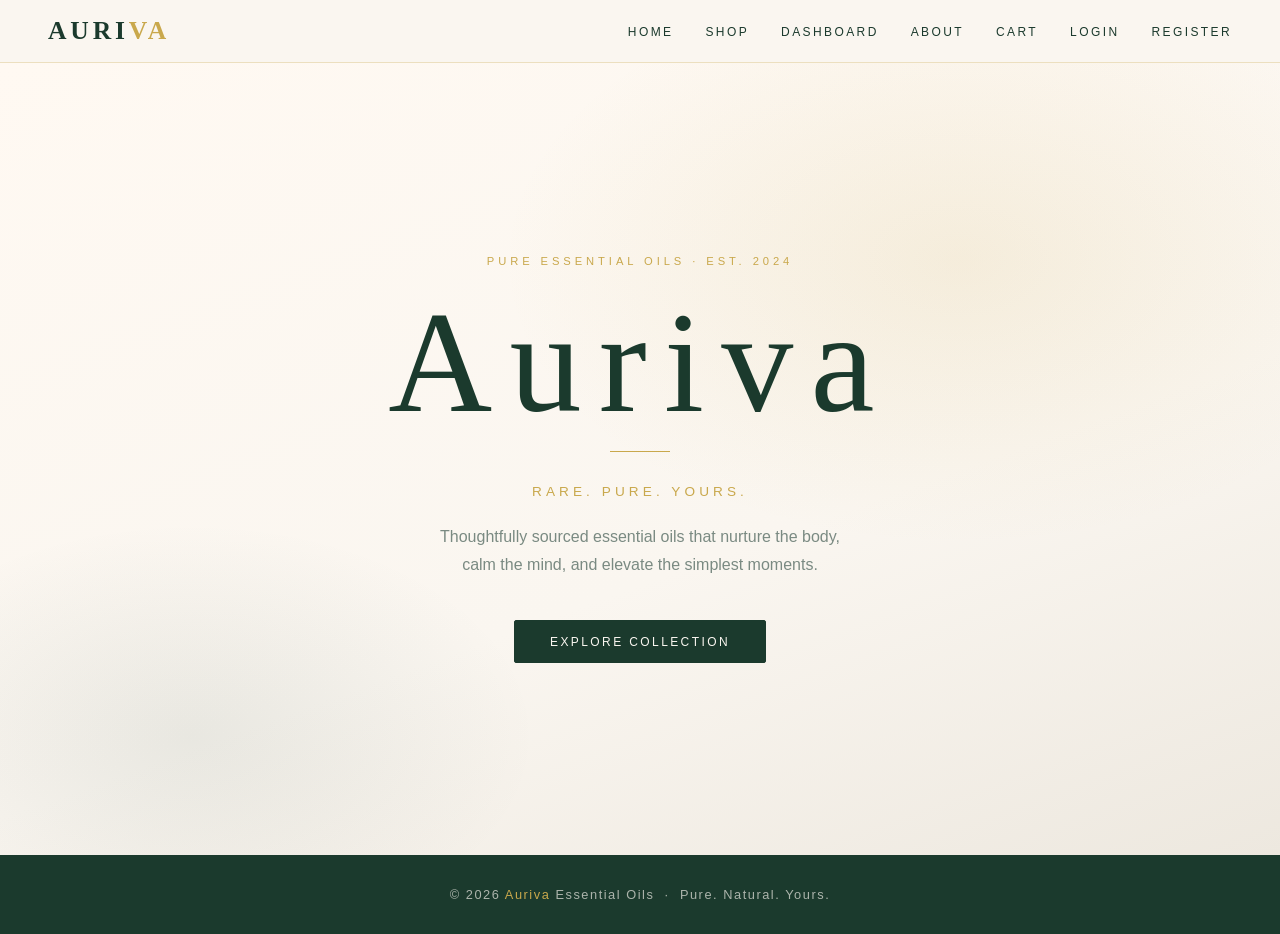
<file: index.html>
<!DOCTYPE html>
<html lang="en">
<head>
  <meta charset="UTF-8">
  <meta name="viewport" content="width=device-width, initial-scale=1.0">
  <title>Auriva &mdash; Rare. Pure. Yours.</title>
  <link rel="stylesheet" href="style.css">
</head>
<body>
  <header>
  <!-- Navigation  -->
  <nav>
    <a href="index.html" class="nav-brand">AURI<span>VA</span></a>
    <ul class="nav-links">
      <li><a href="index.html">Home</a></li>
      <li><a href="product.html">Shop</a></li>
      <li><a href="dashboard.html">Dashboard</a></li>
      <li><a href="about.html">About</a></li>
      <li><a href="cart.html">Cart</a></li>
      <li><a href="login.html">Login</a></li>
      <li><a href="register.html">Register</a></li>
    </ul>
  </nav>
</header>

<main>
  <!-- Hero Section  -->
  <section class="hero">
    <p class="hero-eyebrow">Pure Essential Oils &middot; Est. 2024</p>
    <h1 class="brand">Auriva</h1>
    <div class="hero-divider"></div>
    <p class="tagline">Rare. Pure. Yours.</p>
    <p class="welcome">
      Thoughtfully sourced essential oils that nurture the body,
      calm the mind, and elevate the simplest moments.
    </p>
    <a href="product.html" class="btn">Explore Collection</a>
  </section>

  <!-- Footer  -->
  <footer>
    <p>&copy; 2026 <span>Auriva</span> Essential Oils &nbsp;&middot;&nbsp; Pure. Natural. Yours.</p>
  </footer>
</main>
</body>
</html>
</file>
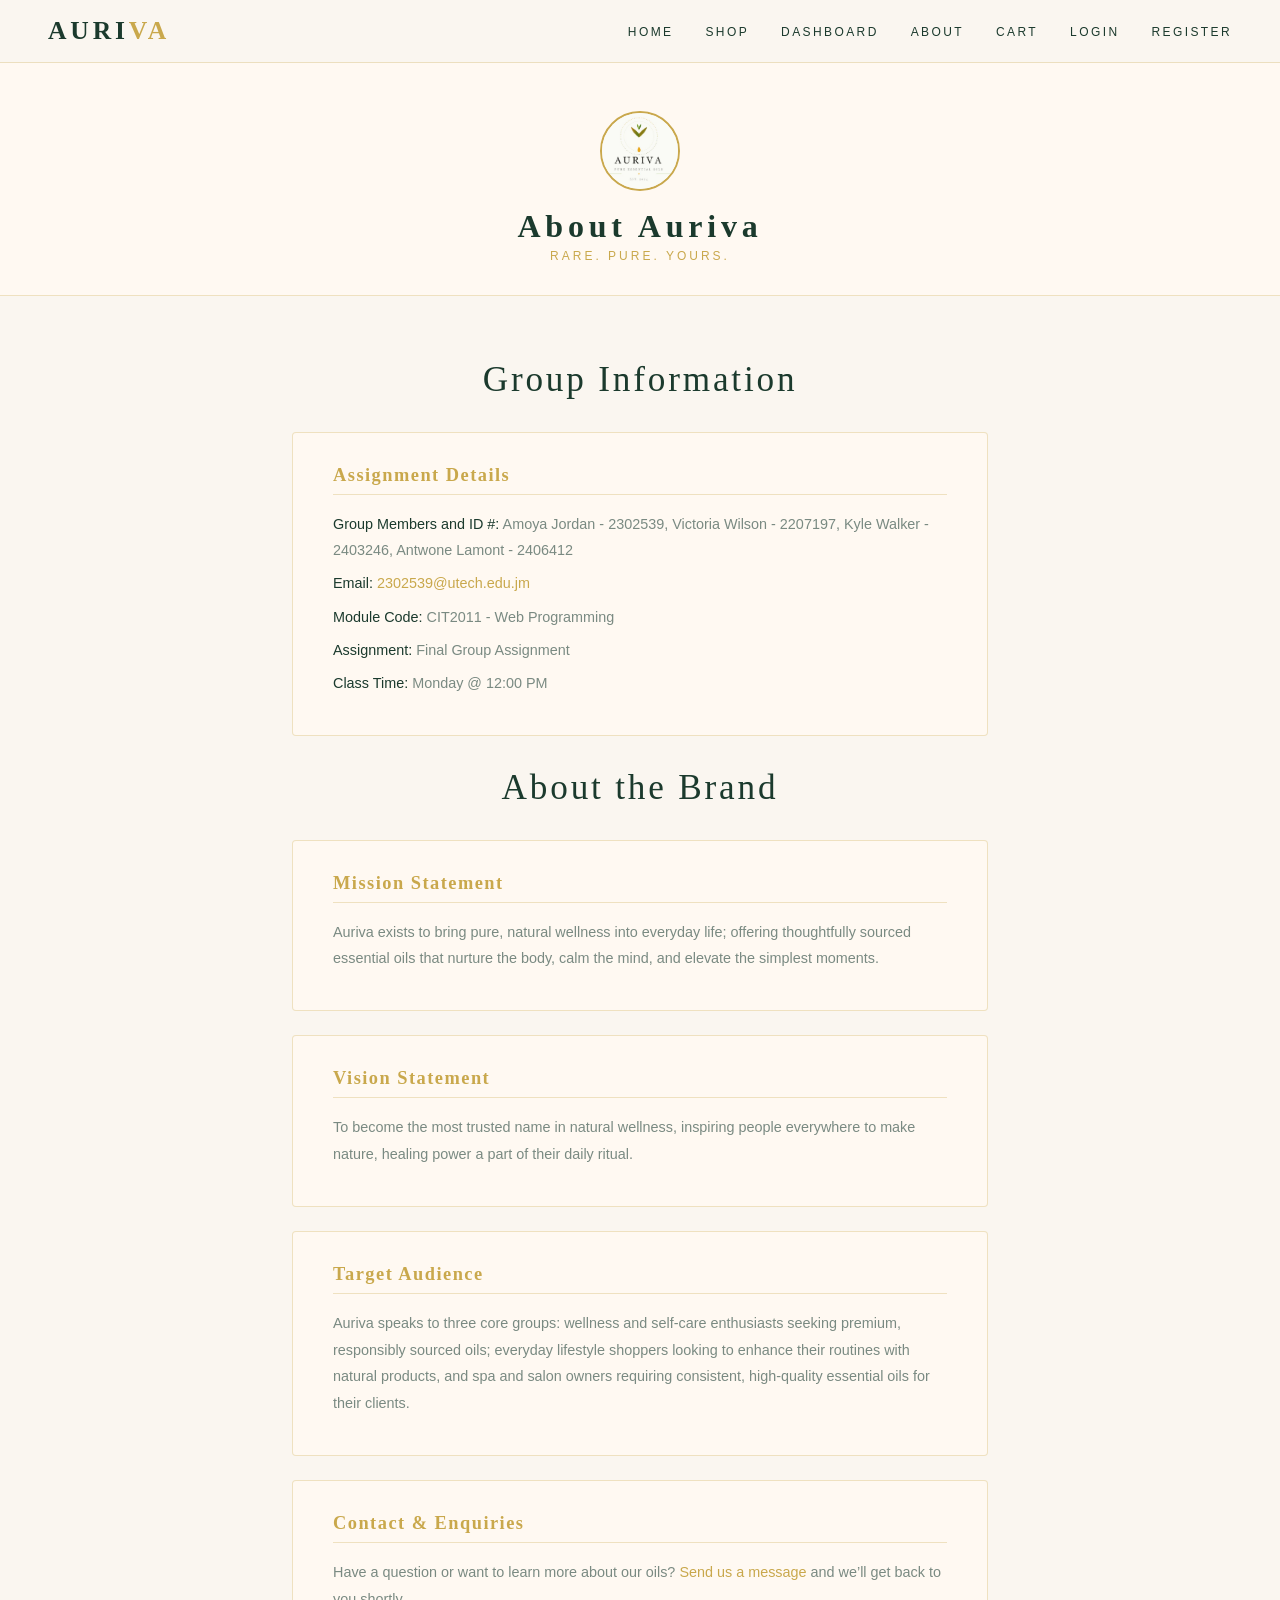
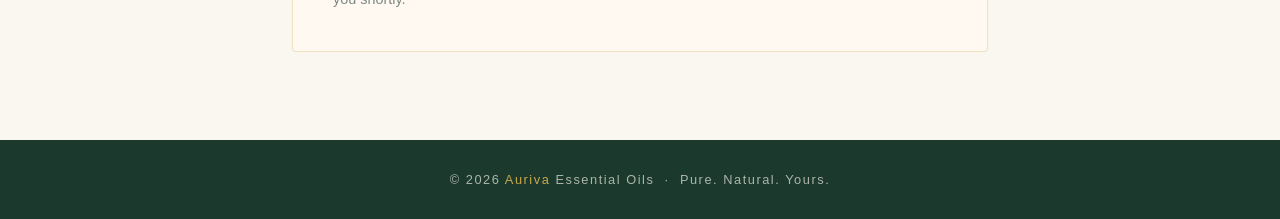
<file: about.html>
<!DOCTYPE html>
<html lang="en">
<head>
  <meta charset="UTF-8">
  <meta name="viewport" content="width=device-width, initial-scale=1.0">
  <title>About &mdash; Auriva</title>
  <link rel="stylesheet" href="style.css">
</head>
<body>

  <nav>
    <a href="index.html" class="nav-brand">AURI<span>VA</span></a>
    <ul class="nav-links">
      <li><a href="index.html">Home</a></li>
      <li><a href="product.html">Shop</a></li>
      <li><a href="dashboard.html">Dashboard</a></li>
      <li><a href="about.html">About</a></li>
      <li><a href="cart.html">Cart</a></li>
      <li><a href="login.html">Login</a></li>
      <li><a href="register.html">Register</a></li>
    </ul>
  </nav>

  <!-- Page Header -->
  <div class="page-header">
    <img src="Assets/images/logo.png" alt="Auriva Essential Oils Logo" class="logo">
    <h1>About Auriva</h1>
    <p class="tagline">Rare. Pure. Yours.</p>
  </div>

  <!-- About Section -->
  <section class="about-section">

    <!-- Group Details  -->
    <h2>Group Information</h2>

    <div class="about-card">
      <h3>Assignment Details</h3>
      <p><strong>Group Members and ID #:</strong> Amoya Jordan - 2302539, Victoria Wilson - 2207197, Kyle Walker - 2403246, Antwone Lamont - 2406412</p>
      <!-- mailto link  -->
      <p><strong>Email:</strong>
        <a href="mailto:2302539@utech.edu.jm">2302539@utech.edu.jm</a>
      </p>
      <p><strong>Module Code:</strong> CIT2011 - Web Programming</p>
      <p><strong>Assignment:</strong> Final Group Assignment</p>
      <p><strong>Class Time:</strong> Monday @ 12:00 PM</p>
    </div>

    <!-- Business Info -->
    <h2 style="margin-top:2rem;">About the Brand</h2>

    <div class="about-card">
      <h3>Mission Statement</h3>
      <p>
        Auriva exists to bring pure, natural wellness into everyday life; offering thoughtfully
        sourced essential oils that nurture the body, calm the mind, and elevate the simplest moments.
      </p>
    </div>

    <div class="about-card">
      <h3>Vision Statement</h3>
      <p>
        To become the most trusted name in natural wellness, inspiring people everywhere to make
        nature, healing power a part of their daily ritual.
      </p>
    </div>

    <div class="about-card">
      <h3>Target Audience</h3>
      <p>
        Auriva speaks to three core groups: wellness and self-care enthusiasts seeking premium,
        responsibly sourced oils; everyday lifestyle shoppers looking to enhance their routines with
        natural products, and spa and salon owners requiring consistent, high-quality essential oils
        for their clients.
      </p>
    </div>

    <div class="about-card">
      <h3>Contact &amp; Enquiries</h3>
      <p>
        Have a question or want to learn more about our oils?
        <!-- mailto link — rubric requirement -->
        <a href="mailto:2302539@utech.edu.jm">Send us a message</a> and we&rsquo;ll get back to you shortly.
      </p>
    </div>

  </section>

  <footer>
    <p>&copy; 2026 <span>Auriva</span> Essential Oils &nbsp;&middot;&nbsp; Pure. Natural. Yours.</p>
  </footer>

</body>
</html>
</file>
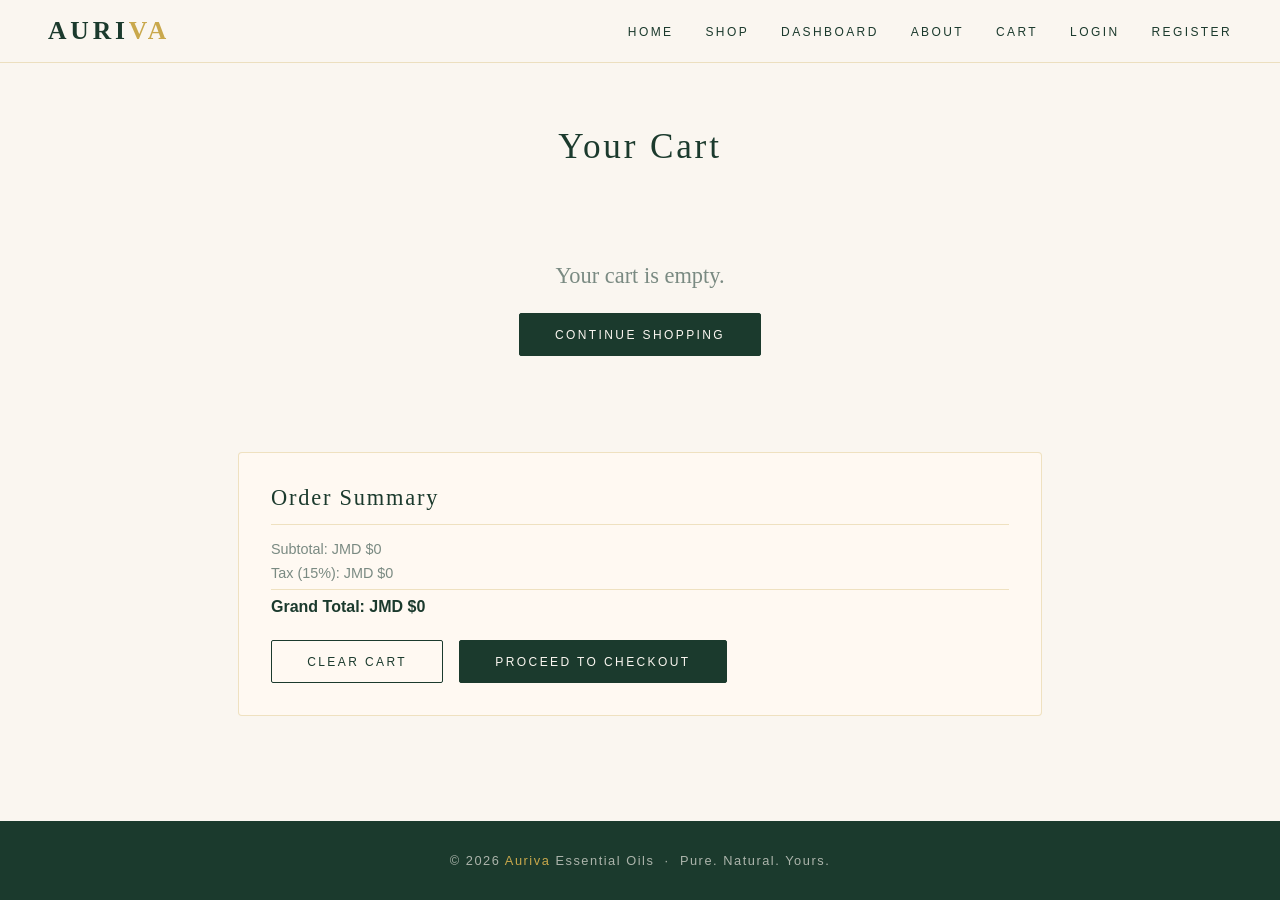
<file: cart.html>
<!DOCTYPE html>
<html lang="en">
<head>
  <meta charset="UTF-8">
  <meta name="viewport" content="width=device-width, initial-scale=1.0">
  <title>Cart &mdash; Auriva</title>
  <link rel="stylesheet" href="style.css">
  <script src="script.js" defer></script>
</head>
<body>

  <nav>
    <a href="index.html" class="nav-brand">AURI<span>VA</span></a>
    <ul class="nav-links">
      <li><a href="index.html">Home</a></li>
      <li><a href="product.html">Shop</a></li>
      <li><a href="dashboard.html">Dashboard</a></li>
      <li><a href="about.html">About</a></li>
      <li><a href="cart.html">Cart</a></li>
      <li><a href="login.html">Login</a></li>
      <li><a href="register.html">Register</a></li>
    </ul>
  </nav>

  <!-- Cart Section — JS Q2a -->
  <section class="cart-section">
    <h2>Your Cart</h2>

    <!-- JS Q2a: getElementById("cart-items") -->
    <div id="cart-items">
      <div class="empty-cart">
        <p>Your cart is empty.</p>
        <a href="product.html" class="btn">Continue Shopping</a>
      </div>
    </div>

    <!-- Order Summary — JS Q2a -->
    <div class="cart-summary">
      <h3>Order Summary</h3>
      <!-- JS Q2d: Arithmetic — subtotal, tax (15%), grand total calculated in script.js -->
      <p id="cart-subtotal">Subtotal: JMD $0</p>
      <p id="cart-tax">Tax (15%): JMD $0</p>
      <p id="cart-total">Grand Total: JMD $0</p>

      <div class="cart-actions">
        <!-- JS Q2b: onclick event handler -->
        <button class="btn btn-outline" onclick="clearCart()">Clear Cart</button>
        <a href="checkout.html" class="btn">Proceed to Checkout</a>
      </div>
    </div>
  </section>

  <footer>
    <p>&copy; 2026 <span>Auriva</span> Essential Oils &nbsp;&middot;&nbsp; Pure. Natural. Yours.</p>
  </footer>

</body>
</html>
</file>
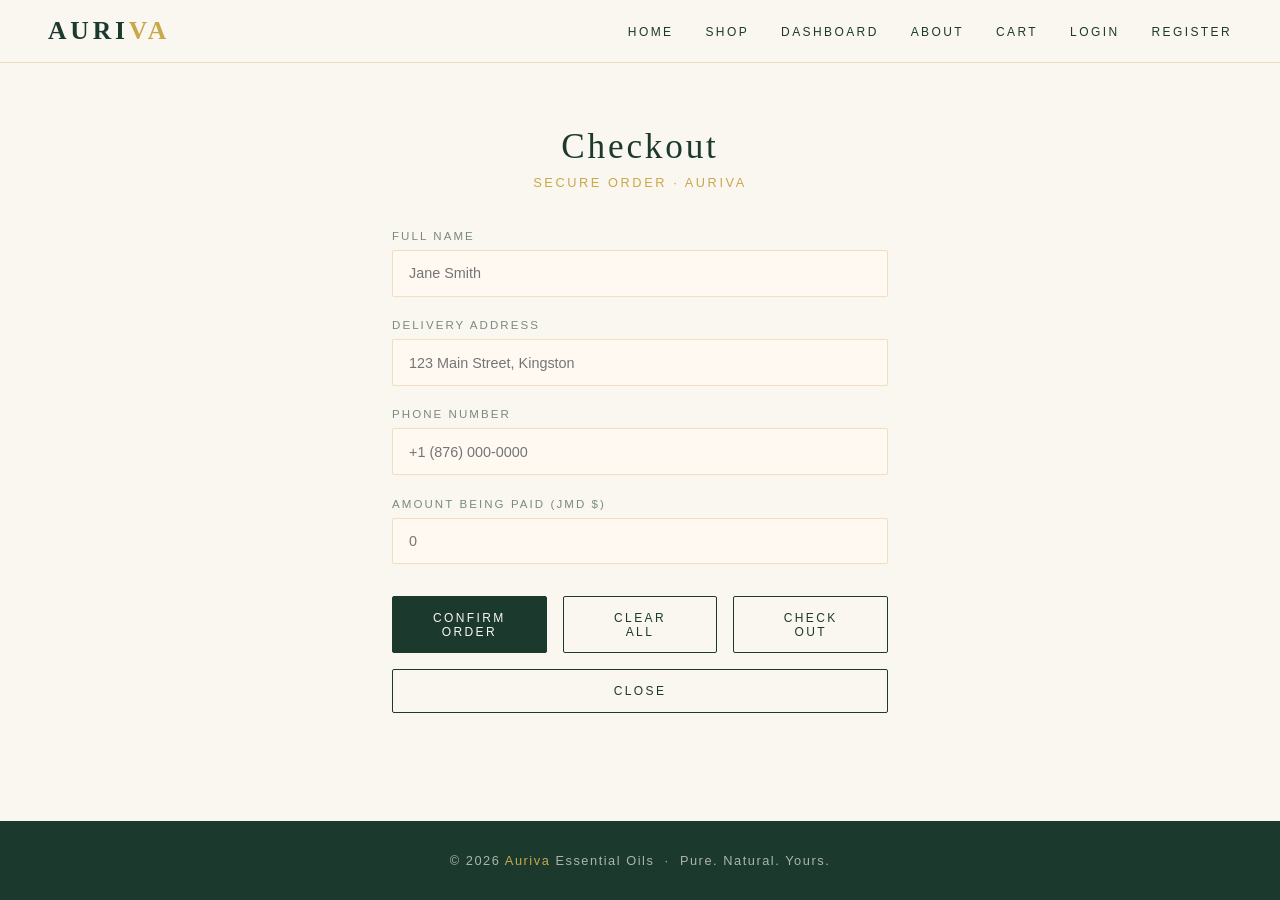
<file: checkout.html>
<!DOCTYPE html>
<html lang="en">
<head>
  <meta charset="UTF-8">
  <meta name="viewport" content="width=device-width, initial-scale=1.0">
  <title>Checkout &mdash; Auriva</title>
  <link rel="stylesheet" href="style.css">
  <script src="script.js" defer></script>
</head>
<body>

  <nav>
    <a href="index.html" class="nav-brand">AURI<span>VA</span></a>
    <ul class="nav-links">
      <li><a href="index.html">Home</a></li>
      <li><a href="product.html">Shop</a></li>
      <li><a href="dashboard.html">Dashboard</a></li>
      <li><a href="about.html">About</a></li>
      <li><a href="cart.html">Cart</a></li>
      <li><a href="login.html">Login</a></li>
      <li><a href="register.html">Register</a></li>
    </ul>
  </nav>

  <!-- Checkout Form — JS Q2c-->
  <section class="form-section">
    <h2>Checkout</h2>
    <p class="form-subtitle">Secure Order &middot; Auriva</p>

    <!-- JS Q2b: submit event listener in script.js handles this form -->
    <!-- Q3b: labels linked to inputs for accessibility -->
    <form id="checkout-form" novalidate>

      <div class="form-group">
        <label for="co-name">Full Name</label>
        <input type="text" id="co-name" name="co-name" placeholder="Jane Smith" required>
        <!-- JS Q2a: error span injected here by showError() in script.js -->
      </div>

      <div class="form-group">
        <label for="co-address">Delivery Address</label>
        <input type="text" id="co-address" name="co-address" placeholder="123 Main Street, Kingston" required>
      </div>

      <div class="form-group">
        <label for="co-phone">Phone Number</label>
        <input type="text" id="co-phone" name="co-phone" placeholder="+1 (876) 000-0000" required>
      </div>

      <div class="form-group">
        <label for="co-amount">Amount Being Paid (JMD $)</label>
        <input type="number" id="co-amount" name="co-amount" placeholder="0" min="1" required>
      </div>

      <!--  Confirm, Cancel/Clear, Check Out, Close buttons -->
      <div class="form-actions">
        <button type="submit" class="btn">Confirm Order</button>
        <button type="reset"  class="btn btn-outline">Clear All</button>
        <a href="cart.html"   class="btn btn-outline">Check Out</a>
        <button type="button" class="btn btn-outline" onclick="window.close()">Close</button>
      </div>

    </form>
  </section>

  <footer>
    <p>&copy; 2026 <span>Auriva</span> Essential Oils &nbsp;&middot;&nbsp; Pure. Natural. Yours.</p>
  </footer>

</body>
</html>
</file>
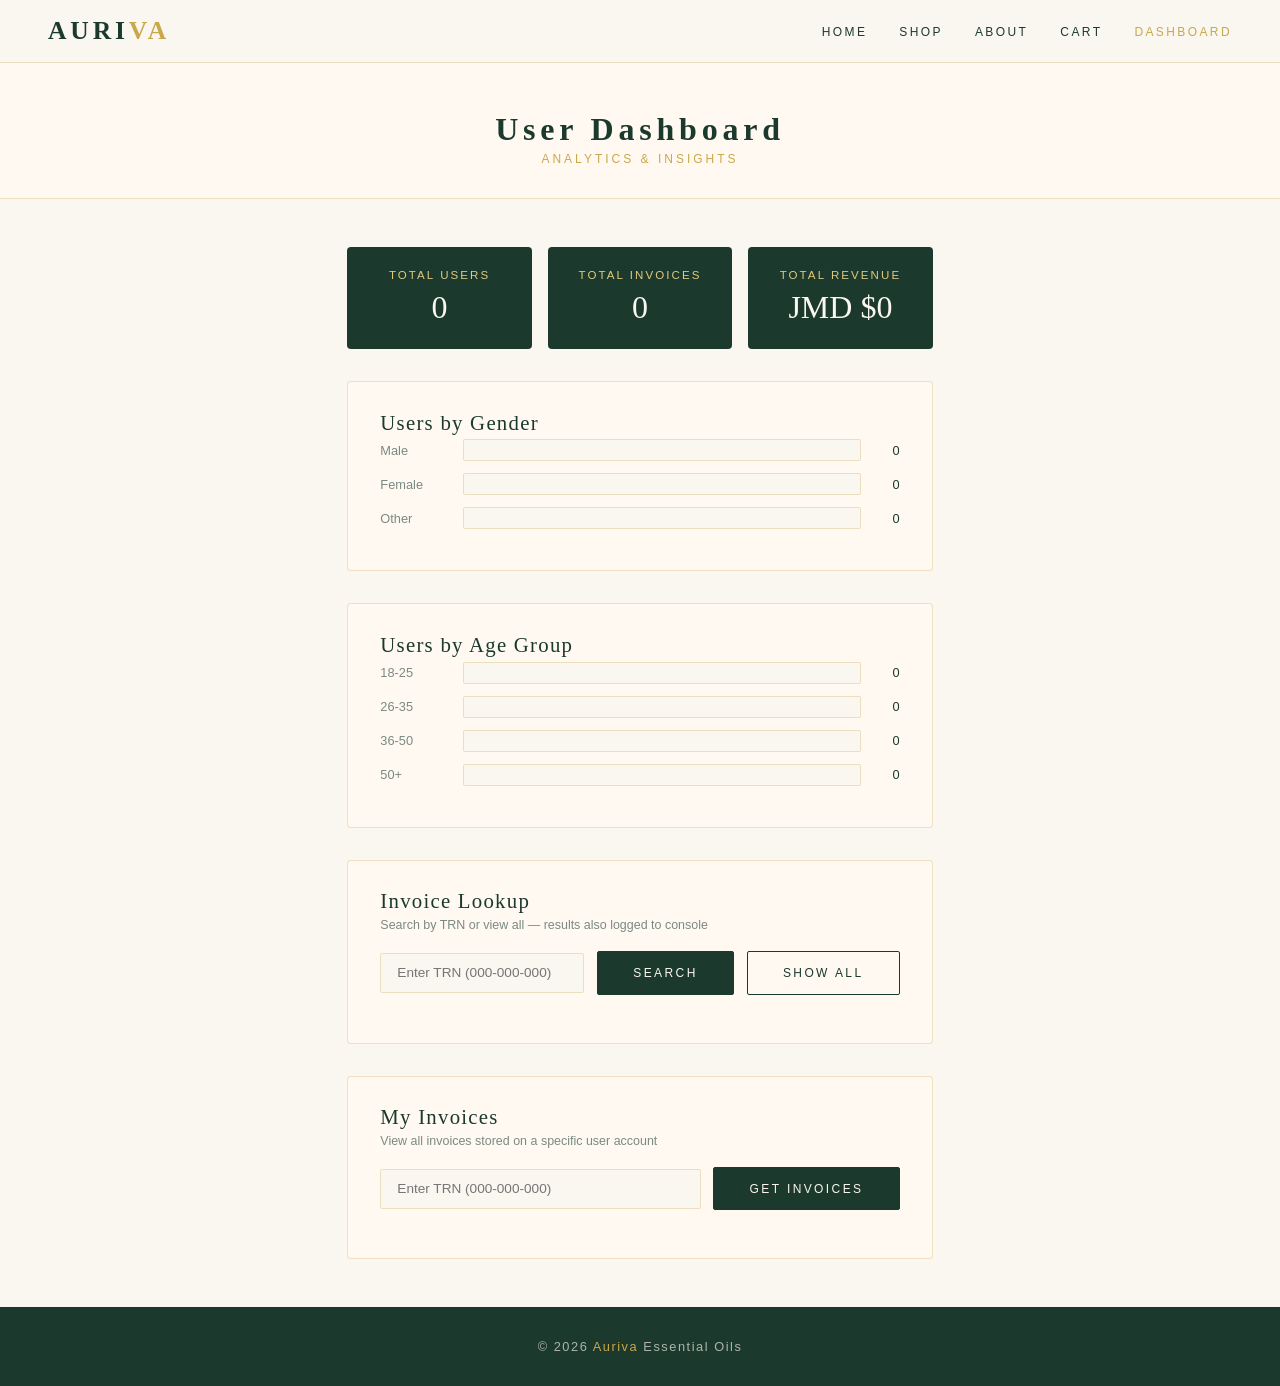
<file: dashboard.html>
<!DOCTYPE html>
<html lang="en">
<head>
  <meta charset="UTF-8">
  <meta name="viewport" content="width=device-width, initial-scale=1.0">
  <title>Dashboard — Auriva</title>
  <link rel="stylesheet" href="style.css">
  <script src="script.js" defer></script>
</head>
<body>

  <nav>
    <a href="index.html" class="nav-brand">AURI<span>VA</span></a>
    <ul class="nav-links">
      <li><a href="index.html">Home</a></li>
      <li><a href="product.html">Shop</a></li>
      <li><a href="about.html">About</a></li>
      <li><a href="cart.html">Cart</a></li>
      <li><a href="dashboard.html" class="active">Dashboard</a></li>
    </ul>
  </nav>

  <div class="page-header">
    <h1>User Dashboard</h1>
    <p class="tagline">Analytics &amp; Insights</p>
  </div>

  <main class="dashboard-wrap">

    <!-- Stat Cards -->
    <div class="dash-cards">
      <div class="dash-card">
        <p class="dash-label">Total Users</p>
        <p class="dash-value" id="stat-users">0</p>
      </div>
      <div class="dash-card">
        <p class="dash-label">Total Invoices</p>
        <p class="dash-value" id="stat-invoices">0</p>
      </div>
      <div class="dash-card">
        <p class="dash-label">Total Revenue</p>
        <p class="dash-value" id="stat-revenue">$0</p>
      </div>
    </div>

    <!-- Question 6a(i). Gender bar chart -->
    <div class="dash-panel">
      <h3 class="panel-title">Users by Gender</h3>
      <div id="gender-chart"></div>
    </div>

    <!-- Question 6a(ii). Age group bar chart -->
    <div class="dash-panel">
      <h3 class="panel-title">Users by Age Group</h3>
      <div id="age-chart"></div>
    </div>

    <!-- Plain-text fallback div kept hidden (script.js may still write to it) -->
    <div id="user-frequency" style="display:none;"></div>

    <!-- Question 6b. Invoice lookup — ShowInvoices() -->
    <div class="dash-panel">
      <h3 class="panel-title">Invoice Lookup</h3>
      <p class="panel-sub">Search by TRN or view all &mdash; results also logged to console</p>
      <div class="dash-search-row">
        <input type="text" id="invoice-search-trn" placeholder="Enter TRN (000-000-000)" class="dash-input">
        <button class="btn" style="animation:none;" onclick="searchInvoices()">Search</button>
        <button class="btn btn-outline" style="animation:none;" onclick="searchInvoices('')">Show All</button>
      </div>
      <div id="invoice-results"></div>
    </div>

    <!-- Question 6c. User invoices — GetUserInvoices() -->
    <div class="dash-panel">
      <h3 class="panel-title">My Invoices</h3>
      <p class="panel-sub">View all invoices stored on a specific user account</p>
      <div class="dash-search-row">
        <input type="text" id="user-invoice-trn" placeholder="Enter TRN (000-000-000)" class="dash-input">
        <button class="btn" style="animation:none;" onclick="loadUserInvoices()">Get Invoices</button>
      </div>
      <div id="user-invoice-results"></div>
    </div>

  </main>

  <footer>
    <p>&copy; 2026 <span>Auriva</span> Essential Oils</p>
  </footer>

  
</body>
</html>
</html>
</file>
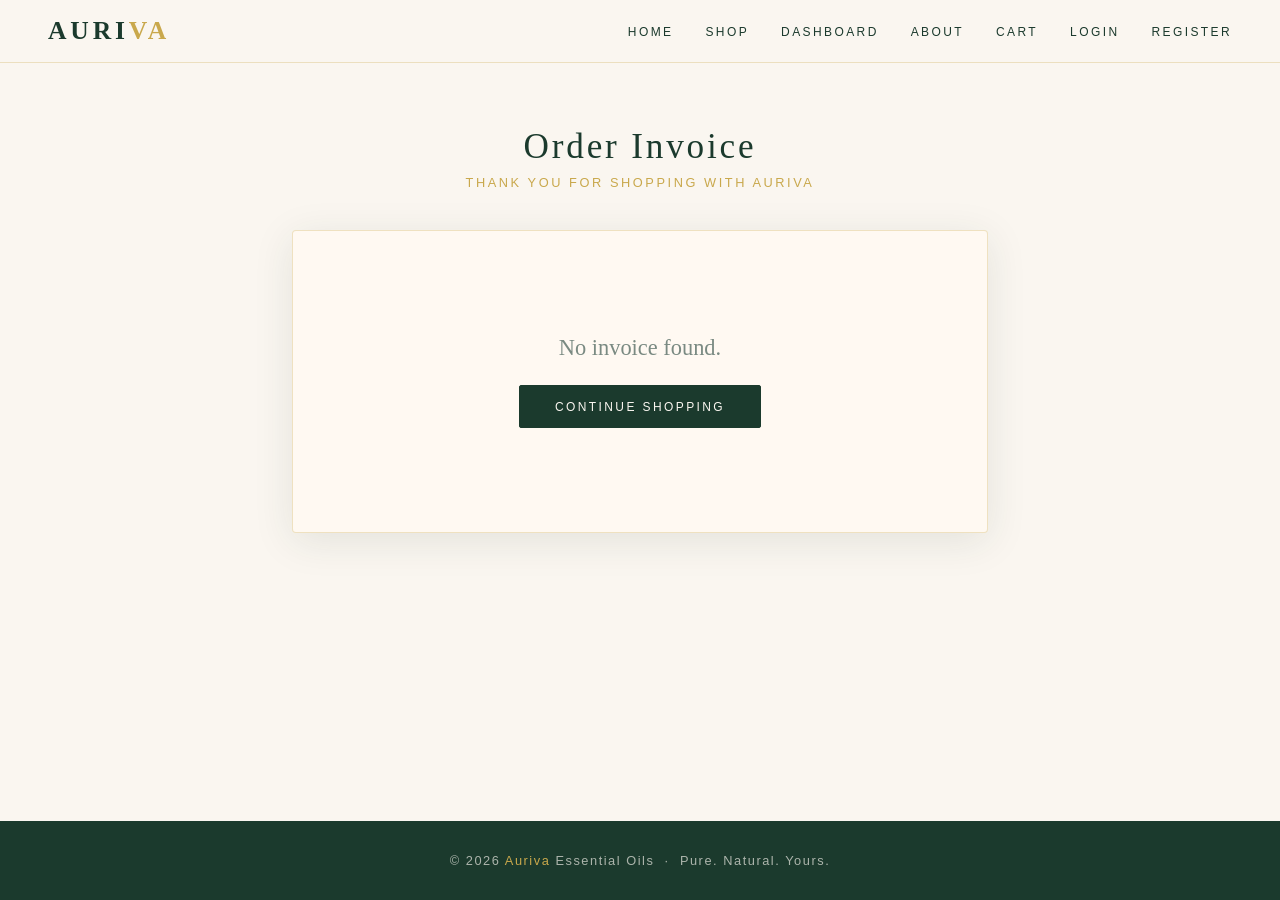
<file: invoice.html>
<!DOCTYPE html>
<html lang="en">
<head>
  <meta charset="UTF-8">
  <meta name="viewport" content="width=device-width, initial-scale=1.0">
  <title>Invoice &mdash; Auriva</title>
  <link rel="stylesheet" href="style.css">
  <script src="script.js" defer></script>
</head>
<body>

  <nav>
    <a href="index.html" class="nav-brand">AURI<span>VA</span></a>
    <ul class="nav-links">
      <li><a href="index.html">Home</a></li>
      <li><a href="product.html">Shop</a></li>
      <li><a href="dashboard.html">Dashboard</a></li>
      <li><a href="about.html">About</a></li>
      <li><a href="cart.html">Cart</a></li>
      <li><a href="login.html">Login</a></li>
      <li><a href="register.html">Register</a></li>
    </ul>
  </nav>

  <!-- Invoice Page — JS Q5 -->
  <section class="invoice-section">
    <h2>Order Invoice</h2>
    <p class="form-subtitle">Thank you for shopping with Auriva</p>

    <!-- JS Q5c: Email sent notice — shown after invoice loads -->
    <div class="invoice-email-notice" id="email-notice" style="display:none;">
      <span class="notice-icon">&#9993;</span>
      <span id="email-notice-text">Your invoice has been sent to your registered email address.</span>
    </div>

    <!-- JS Q5a: Invoice card — populated by loadInvoice() below -->
    <div class="invoice-card" id="invoice-card">

      <!-- Empty state shown until a valid invoice is found in localStorage -->
      <div class="invoice-empty" id="invoice-empty">
        <p>No invoice found.</p>
        <a href="product.html" class="btn" style="animation:none;">Continue Shopping</a>
      </div>

      <!-- Invoice content block — hidden until populated -->
      <div id="invoice-content" style="display:none;">

        <!-- 5a: Company name + invoice number / date -->
        <div class="invoice-header">
          <div class="invoice-company">
            <h3>AURI<span>VA</span></h3>
            <p>Pure &middot; Natural &middot; Essential</p>
          </div>
          <div class="invoice-meta">
            <p class="invoice-num">Invoice <strong id="inv-number">#INV-</strong></p>
            <p><span>Date:</span> <strong id="inv-date"></strong></p>
            <p><span>TRN:</span> <strong id="inv-trn"></strong></p>
          </div>
        </div>

        <!-- 5a: Shipping information from checkout -->
        <div class="invoice-info">
          <div class="invoice-info-block">
            <h4>Bill To</h4>
            <p><strong id="inv-name"></strong></p>
            <p id="inv-address"></p>
            <p id="inv-phone"></p>
          </div>
          <div class="invoice-info-block">
            <h4>Payment</h4>
            <p><span>Amount Paid:</span></p>
            <p><strong id="inv-amount"></strong></p>
            <p><span>Method:</span> Cash / Card</p>
          </div>
        </div>

        <!-- 5a: Purchased items — name, quantity, price, discount -->
        <table class="invoice-table">
          <thead>
            <tr>
              <th>Item</th>
              <th>Qty</th>
              <th>Unit Price</th>
              <th>Discount</th>
              <th>Line Total</th>
            </tr>
          </thead>
          <!-- JS Q5a: rows injected here by loadInvoice() -->
          <tbody id="inv-items"></tbody>
        </table>

        <!-- 5a: Taxes, subtotal, total cost -->
        <div class="invoice-totals">
          <table>
            <tr>
              <td>Subtotal</td>
              <td id="inv-subtotal"></td>
            </tr>
            <tr>
              <td>Tax (15%)</td>
              <td id="inv-tax"></td>
            </tr>
            <tr class="total-row">
              <td>Grand Total</td>
              <td id="inv-total"></td>
            </tr>
          </table>
        </div>

        <!-- Action buttons -->
        <div class="invoice-actions">
          <button class="btn" onclick="window.print()">Print Invoice</button>
          <a href="product.html" class="btn btn-outline">Continue Shopping</a>
          <a href="dashboard.html" class="btn btn-outline">My Invoices</a>
        </div>

      </div><!-- end #invoice-content -->
    </div><!-- end .invoice-card -->
  </section>

  <footer>
    <p>&copy; 2026 <span>Auriva</span> Essential Oils &nbsp;&middot;&nbsp; Pure. Natural. Yours.</p>
  </footer>

  <script>
    // Question 5a. Load and display the most recent invoice from AllInvoices in localStorage
    // Reads the last entry in the AllInvoices array and populates every field on the page
    document.addEventListener("DOMContentLoaded", function() {

      var allInvoices = JSON.parse(localStorage.getItem("AllInvoices")) || [];

      // No invoices stored yet — show empty state and stop
      if (allInvoices.length === 0) {
        document.getElementById("invoice-empty").style.display   = "block";
        document.getElementById("invoice-content").style.display = "none";
        return;
      }

      // Use the most recent invoice (last item in the array)
      var inv = allInvoices[allInvoices.length - 1];

      // Hide empty state, show content
      document.getElementById("invoice-empty").style.display   = "none";
      document.getElementById("invoice-content").style.display = "block";

      // Question 5a — populate meta fields
      document.getElementById("inv-number").innerText  = inv.invoiceNumber  || "N/A";
      document.getElementById("inv-date").innerText    = inv.date           || "N/A";
      document.getElementById("inv-trn").innerText     = inv.trn            || "N/A";

      // Question 5a — populate shipping information
      document.getElementById("inv-name").innerText    = inv.name           || "";
      document.getElementById("inv-address").innerText = inv.address        || "";
      document.getElementById("inv-phone").innerText   = inv.phone          || "";
      document.getElementById("inv-amount").innerText  = "JMD $" + (Number(inv.amountPaid) || 0).toFixed(0);

      // Question 5a — build item rows (name, qty, price, discount, line total)
      var tbody   = document.getElementById("inv-items");
      var items   = inv.items || [];
      tbody.innerHTML = "";

      for (var i = 0; i < items.length; i++) { // Loop through purchased items
        var item        = items[i];
        var unitPrice   = Number(item.price)  || 0;
        var lineTotal   = Number(item.total)  || 0;
        var discountTag = item.isBundle
          ? '<span class="discount-tag">10% off</span>'
          : '<span style="color:var(--text-muted);font-size:0.8rem;">—</span>';

        var tr = document.createElement("tr");
        tr.innerHTML =
          '<td>' + (item.name || "") + '</td>' +
          '<td>' + (item.qty  || 1)  + '</td>' +
          '<td>JMD $' + unitPrice.toFixed(0) + '</td>' +
          '<td>' + discountTag + '</td>' +
          '<td>JMD $' + lineTotal.toFixed(0) + '</td>';
        tbody.appendChild(tr);
      }

      // Question 5a — populate taxes, subtotal, total cost
      document.getElementById("inv-subtotal").innerText = "JMD $" + (Number(inv.subtotal) || 0).toFixed(0);
      document.getElementById("inv-tax").innerText      = "JMD $" + (Number(inv.tax)      || 0).toFixed(0);
      document.getElementById("inv-total").innerText    = "JMD $" + (Number(inv.total)    || 0).toFixed(0);

      // Question 5c — show the "sent to email" notice
      // Retrieve the logged-in user's email from RegistrationData to personalise the message
      var loggedInTRN  = localStorage.getItem("loggedInTRN") || "";
      var users        = JSON.parse(localStorage.getItem("RegistrationData")) || [];
      var userEmail    = "";
      for (var j = 0; j < users.length; j++) {
        if (users[j].trn === loggedInTRN) { userEmail = users[j].email || ""; break; }
      }

      var noticeEl   = document.getElementById("email-notice");
      var noticeText = document.getElementById("email-notice-text");
      noticeEl.style.display = "flex";
      noticeText.innerText   = userEmail
        ? "A copy of this invoice has been sent to " + userEmail + "."
        : "A copy of this invoice has been sent to your registered email address.";
    });
  </script>

</body>
</html>
</file>
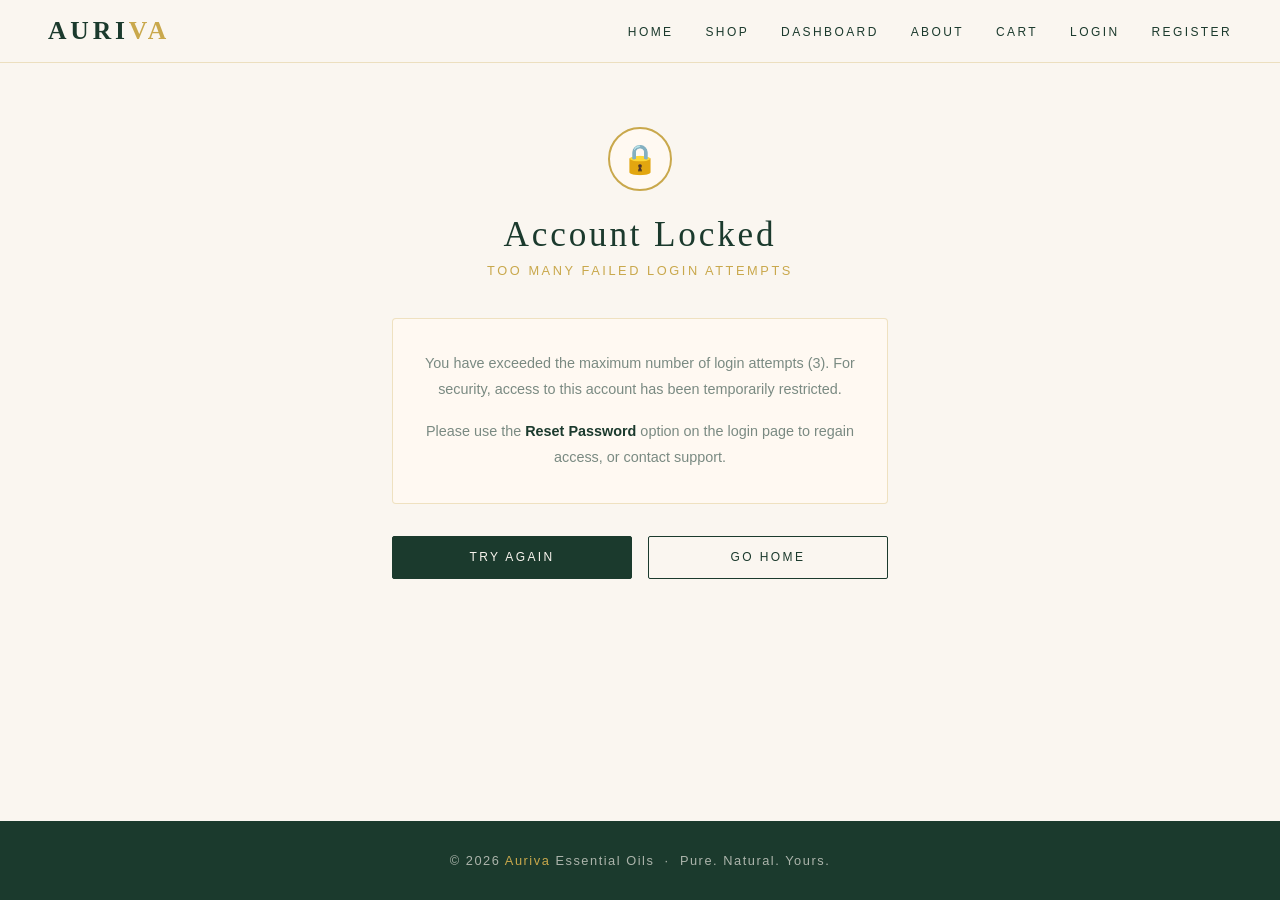
<file: locked.html>
<!DOCTYPE html>
<html lang="en">
<head>
  <meta charset="UTF-8">
  <meta name="viewport" content="width=device-width, initial-scale=1.0">
  <title>Account Locked &mdash; Auriva</title>
  <link rel="stylesheet" href="style.css">
</head>
<body>

  <nav>
    <a href="index.html" class="nav-brand">AURI<span>VA</span></a>
    <ul class="nav-links">
      <li><a href="index.html">Home</a></li>
      <li><a href="product.html">Shop</a></li>
      <li><a href="dashboard.html">Dashboard</a></li>
      <li><a href="about.html">About</a></li>
      <li><a href="cart.html">Cart</a></li>
      <li><a href="login.html">Login</a></li>
      <li><a href="register.html">Register</a></li>
    </ul>
  </nav>

  <!-- Q1b.iii: Error / Account Locked page — shown after 3 failed login attempts -->
  <section class="form-section" style="text-align:center;">

    <div style="margin-bottom:1.5rem;">
      <!-- Lock icon using pure CSS/HTML — no image required -->
      <div style="width:64px;height:64px;border-radius:50%;
                  background:var(--warm-white);border:2px solid var(--gold);
                  display:flex;align-items:center;justify-content:center;
                  margin:0 auto 1.5rem;font-size:1.8rem;">
        &#128274;
      </div>
    </div>

    <h2 style="margin-bottom:0.5rem;">Account Locked</h2>
    <p class="form-subtitle">Too many failed login attempts</p>

    <div style="background:var(--warm-white);border:1px solid var(--border);
                border-radius:4px;padding:2rem;margin-bottom:2rem;">
      <p style="font-size:0.9rem;color:var(--text-muted);line-height:1.8;margin-bottom:1rem;">
        You have exceeded the maximum number of login attempts (3).
        For security, access to this account has been temporarily restricted.
      </p>
      <p style="font-size:0.9rem;color:var(--text-muted);line-height:1.8;">
        Please use the <strong style="color:var(--dark-green);">Reset Password</strong>
        option on the login page to regain access, or contact support.
      </p>
    </div>

    <div class="form-actions" style="justify-content:center;">
      <!-- Clicking Try Again clears the session attempt counter -->
      <a href="login.html" class="btn" onclick="sessionStorage.removeItem('loginAttempts');">
        Try Again
      </a>
      <a href="index.html" class="btn btn-outline">Go Home</a>
    </div>

  </section>

  <footer>
    <p>&copy; 2026 <span>Auriva</span> Essential Oils &nbsp;&middot;&nbsp; Pure. Natural. Yours.</p>
  </footer>

</body>
</html>
</file>
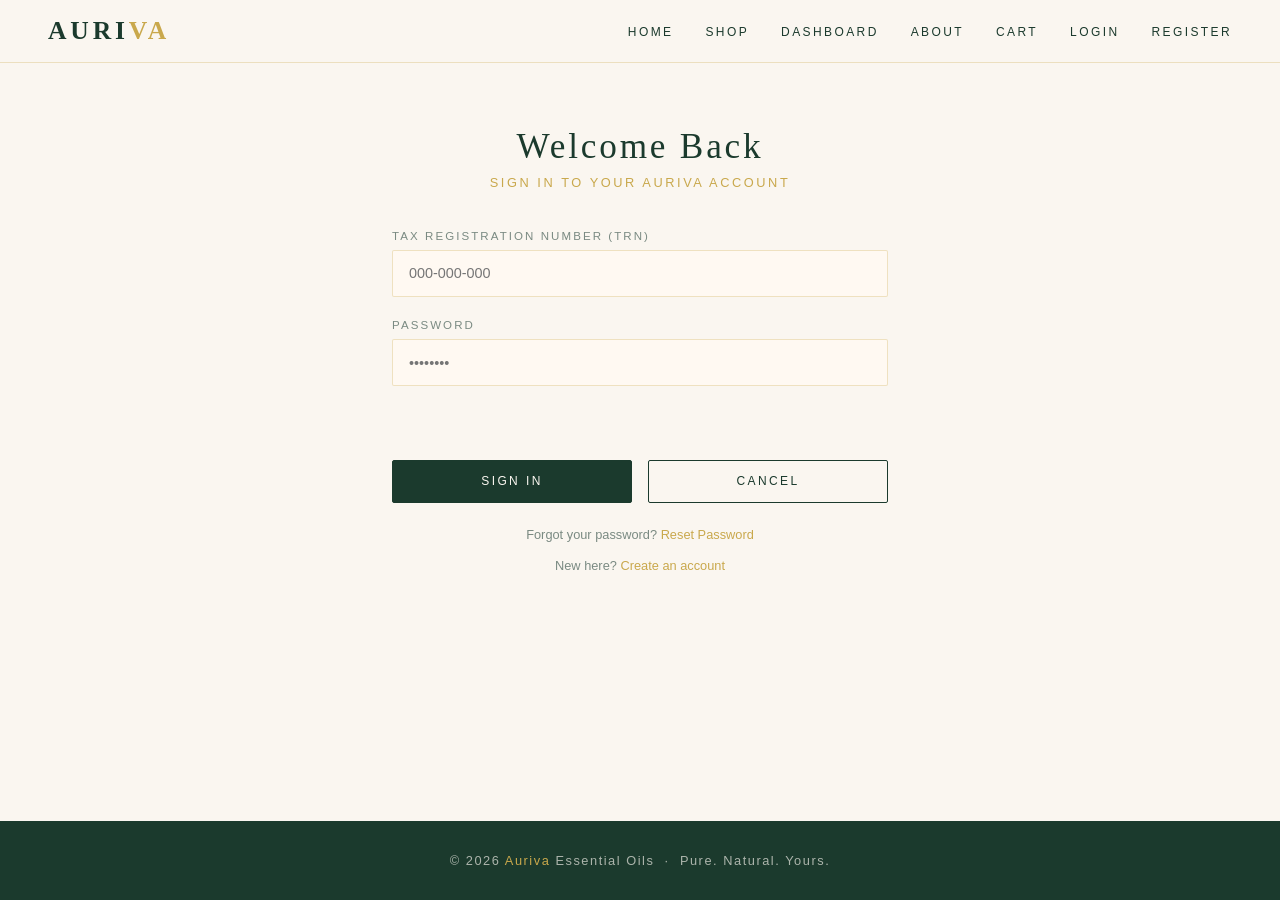
<file: login.html>
<!DOCTYPE html>
<html lang="en">
<head>
  <meta charset="UTF-8">
  <meta name="viewport" content="width=device-width, initial-scale=1.0">
  <title>Login &mdash; Auriva</title>
  <link rel="stylesheet" href="style.css">
  <script src="script.js" defer></script>
</head>
<body>

  <nav>
    <a href="index.html" class="nav-brand">AURI<span>VA</span></a>
    <ul class="nav-links">
      <li><a href="index.html">Home</a></li>
      <li><a href="product.html">Shop</a></li>
      <li><a href="dashboard.html">Dashboard</a></li>
      <li><a href="about.html">About</a></li>
      <li><a href="cart.html">Cart</a></li>
      <li><a href="login.html">Login</a></li>
      <li><a href="register.html">Register</a></li>
    </ul>
  </nav>

  <!-- Q1b: Login Page — TRN + password, 3 attempts, Cancel, Reset Password -->
  <section class="form-section">
    <h2>Welcome Back</h2>
    <p class="form-subtitle">Sign in to your Auriva account</p>

    <form id="login-form" novalidate>

      <!-- Q1b.i: TRN used instead of username -->
      <div class="form-group">
        <label for="login-trn">Tax Registration Number (TRN)</label>
        <input type="text" id="login-trn" name="login-trn" placeholder="000-000-000" maxlength="11" required>
      </div>

      <!-- Q1b.i: Password -->
      <div class="form-group">
        <label for="login-password">Password</label>
        <input type="password" id="login-password" name="login-password" placeholder="&bull;&bull;&bull;&bull;&bull;&bull;&bull;&bull;" required>
      </div>

      <!-- Q1b.iii: Attempt counter displayed here by JS -->
      <p id="attempt-msg" style="color:#c0392b;font-size:0.78rem;text-align:center;margin-bottom:0.5rem;min-height:1.2rem;"></p>

      <!-- Q1b.iv / Q1b.v: Login & Cancel buttons -->
      <div class="form-actions">
        <!-- Q1b.iv: Login — validates against RegistrationData in localStorage -->
        <button type="submit" class="btn">Sign In</button>
        <!-- Q1b.v: Cancel — clears form fields -->
        <button type="button" class="btn btn-outline" onclick="document.getElementById('login-form').reset(); clearErrors(); document.getElementById('attempt-msg').textContent='';">Cancel</button>
      </div>

      <!-- Q1b.vi: Reset Password hyperlink -->
      <p style="text-align:center;margin-top:1.5rem;font-size:0.8rem;color:var(--text-muted);">
        Forgot your password?
        <a href="#" id="reset-password-link" style="color:var(--gold);text-decoration:none;">Reset Password</a>
      </p>

      <!-- Reset Password inline panel — shown/hidden by JS -->
      <div id="reset-panel" style="display:none;margin-top:1.5rem;background:var(--warm-white);
           border:1px solid var(--border);border-radius:4px;padding:1.5rem;">
        <p style="font-size:0.78rem;letter-spacing:0.12em;text-transform:uppercase;
                  color:var(--text-muted);margin-bottom:1rem;">Reset Password</p>

        <div class="form-group">
          <label for="reset-trn">Your TRN</label>
          <input type="text" id="reset-trn" placeholder="000-000-000" maxlength="11">
        </div>

        <div class="form-group">
          <label for="reset-newpass">New Password</label>
          <input type="password" id="reset-newpass" placeholder="Min. 8 characters">
        </div>

        <div class="form-actions" style="margin-top:1rem;">
          <button type="button" class="btn" onclick="resetPassword()">Update Password</button>
          <button type="button" class="btn btn-outline"
            onclick="document.getElementById('reset-panel').style.display='none';">Cancel</button>
        </div>
      </div>

      <p style="text-align:center;margin-top:1rem;font-size:0.8rem;color:var(--text-muted);">
        New here? <a href="register.html" style="color:var(--gold);text-decoration:none;">Create an account</a>
      </p>

    </form>
  </section>

  <footer>
    <p>&copy; 2026 <span>Auriva</span> Essential Oils &nbsp;&middot;&nbsp; Pure. Natural. Yours.</p>
  </footer>

</body>
</html>
</file>
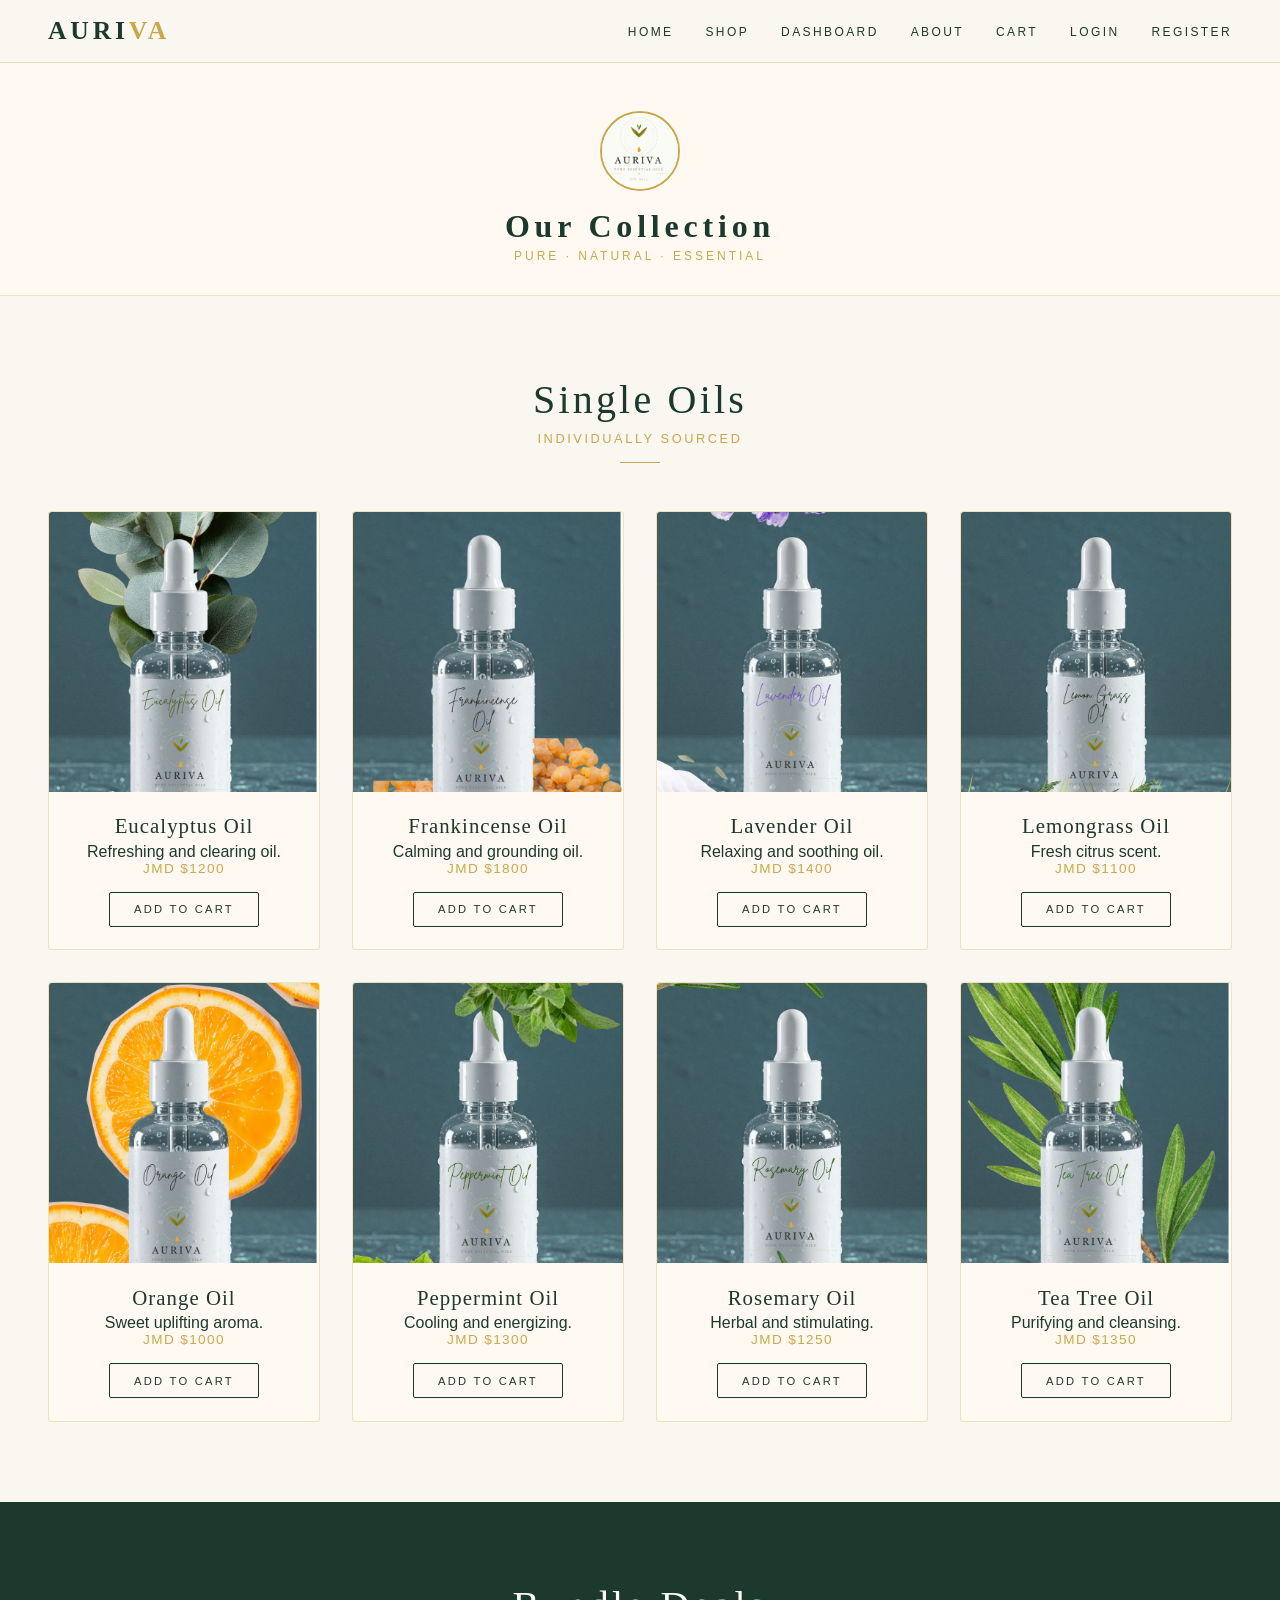
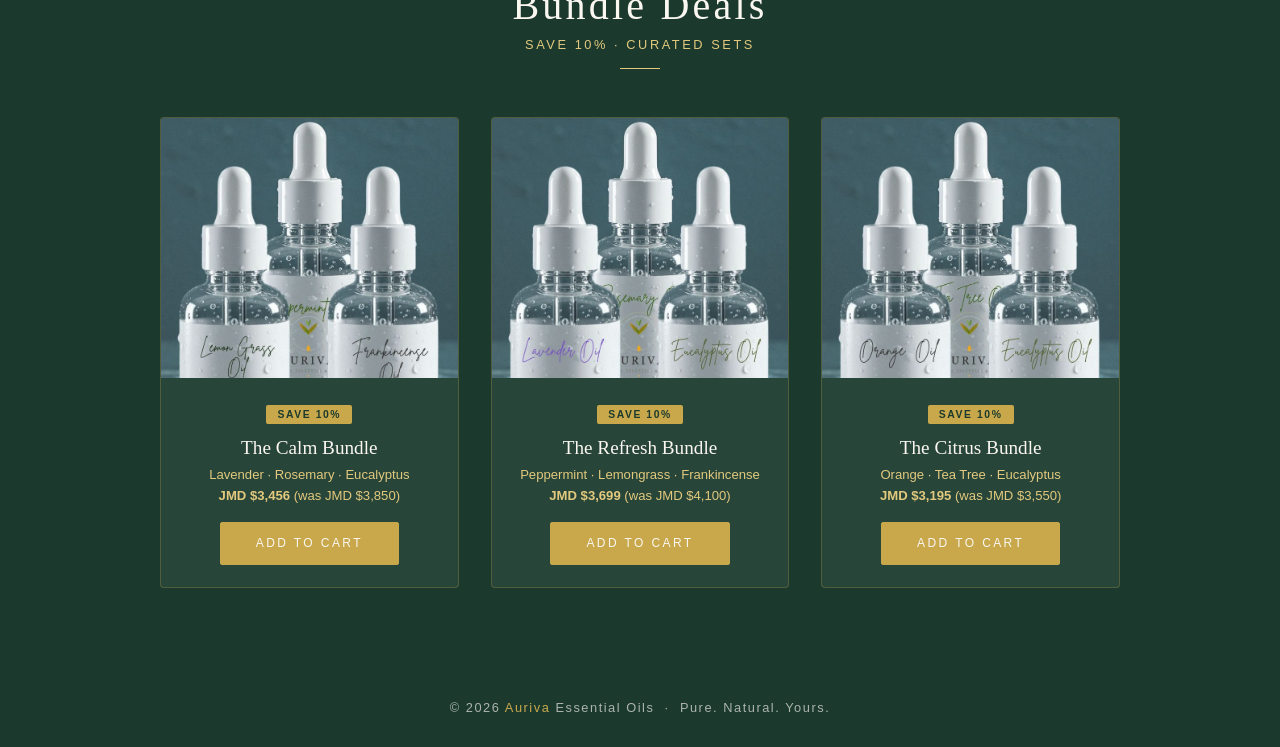
<file: product.html>
<!DOCTYPE html>
<html lang="en">
<head>
  <meta charset="UTF-8">
  <meta name="viewport" content="width=device-width, initial-scale=1.0">
  <title>Shop &mdash; Auriva</title>
  <!-- CSS Q3a: External stylesheet linked -->
  <link rel="stylesheet" href="style.css">
  <!-- JS Q3a: External script linked with defer -->
  <script src="script.js" defer></script>
</head>
<body>

  <!-- Navigation — CSS Q1b-->
  <nav>
    <a href="index.html" class="nav-brand">AURI<span>VA</span></a>
    <ul class="nav-links">
      <li><a href="index.html">Home</a></li>
      <li><a href="product.html">Shop</a></li>
      <li><a href="dashboard.html">Dashboard</a></li>
      <li><a href="about.html">About</a></li>
      <li><a href="cart.html">Cart</a></li>
      <li><a href="login.html">Login</a></li>
      <li><a href="register.html">Register</a></li>
    </ul>
  </nav>

  <!-- Page Header — CSS Q1a-->
  <div class="page-header">
    <!-- Q3b: alt text for accessibility -->
    <img src="Assets/images/logo.png" alt="Auriva Essential Oils Logo" class="logo">
    <h1>Our Collection</h1>
    <p class="tagline">Pure &middot; Natural &middot; Essential</p>
  </div>

  <!-- Question 2 c. dynamic product list -->
  <section class="products-section">
    <div class="section-title">
      <h2>Single Oils</h2>
      <p>Individually Sourced</p>
      <div class="divider"></div>
    </div>

    <!-- JS - loading products dynamically -->
    <div id="product-grid" class = "product-grid"></div>
  </section>

  <!-- Bundle Deals — dark green strip -->
  <section class="bundle-section">
    <div class="section-title">
      <h2>Bundle Deals</h2>
      <p>Save 10% &middot; Curated Sets</p>
      <div class="divider"></div>
    </div>

    <!-- CSS Q1b: Grid — bundle-grid -->
    <div class="bundle-grid">

      <div class="bundle-card">
        <img src="Assets/images/PLF_Oil.jpg" alt="The Calm Bundle - Lavender, Rosemary, Eucalyptus">
        <div class="bundle-body">
          <span class="bundle-badge">Save 10%</span>
          <h3>The Calm Bundle</h3>
          <p class="bundle-price">
            Lavender &middot; Rosemary &middot; Eucalyptus<br>
            <strong style="color:var(--gold-light);">JMD $3,456</strong> (was JMD $3,850)
          </p>
          <!-- JS Q2d: isBundle=true triggers 10% discount in addToCart() -->
          <button class="btn btn-gold" onclick="addToCart('The Calm Bundle', 3840, 'PLF_Oil.jpg', true)">Add to Cart</button>
        </div>
      </div>

      <div class="bundle-card">
        <img src="Assets/images/RLE_Oil.jpg" alt="The Refresh Bundle - Peppermint, Lemongrass, Frankincense">
        <div class="bundle-body">
          <span class="bundle-badge">Save 10%</span>
          <h3>The Refresh Bundle</h3>
          <p class="bundle-price">
            Peppermint &middot; Lemongrass &middot; Frankincense<br>
            <strong style="color:var(--gold-light);">JMD $3,699</strong> (was JMD $4,100)
          </p>
          <button class="btn btn-gold" onclick="addToCart('The Refresh Bundle', 4110, 'RLE_Oil.jpg', true)">Add to Cart</button>
        </div>
      </div>

      <div class="bundle-card">
        <img src="Assets/images/TOE_Oil.jpg" alt="The Citrus Bundle - Orange, Tea Tree, Eucalyptus">
        <div class="bundle-body">
          <span class="bundle-badge">Save 10%</span>
          <h3>The Citrus Bundle</h3>
          <p class="bundle-price">
            Orange &middot; Tea Tree &middot; Eucalyptus<br>
            <strong style="color:var(--gold-light);">JMD $3,195</strong> (was JMD $3,550)
          </p>
          <button class="btn btn-gold" onclick="addToCart('The Citrus Bundle', 3550, 'TOE_Oil.jpg', true)">Add to Cart</button>
        </div>
      </div>

    </div><!-- end .bundle-grid -->
  </section>

  <footer>
    <p>&copy; 2026 <span>Auriva</span> Essential Oils &nbsp;&middot;&nbsp; Pure. Natural. Yours.</p>
  </footer>

</body>
</html>
</file>
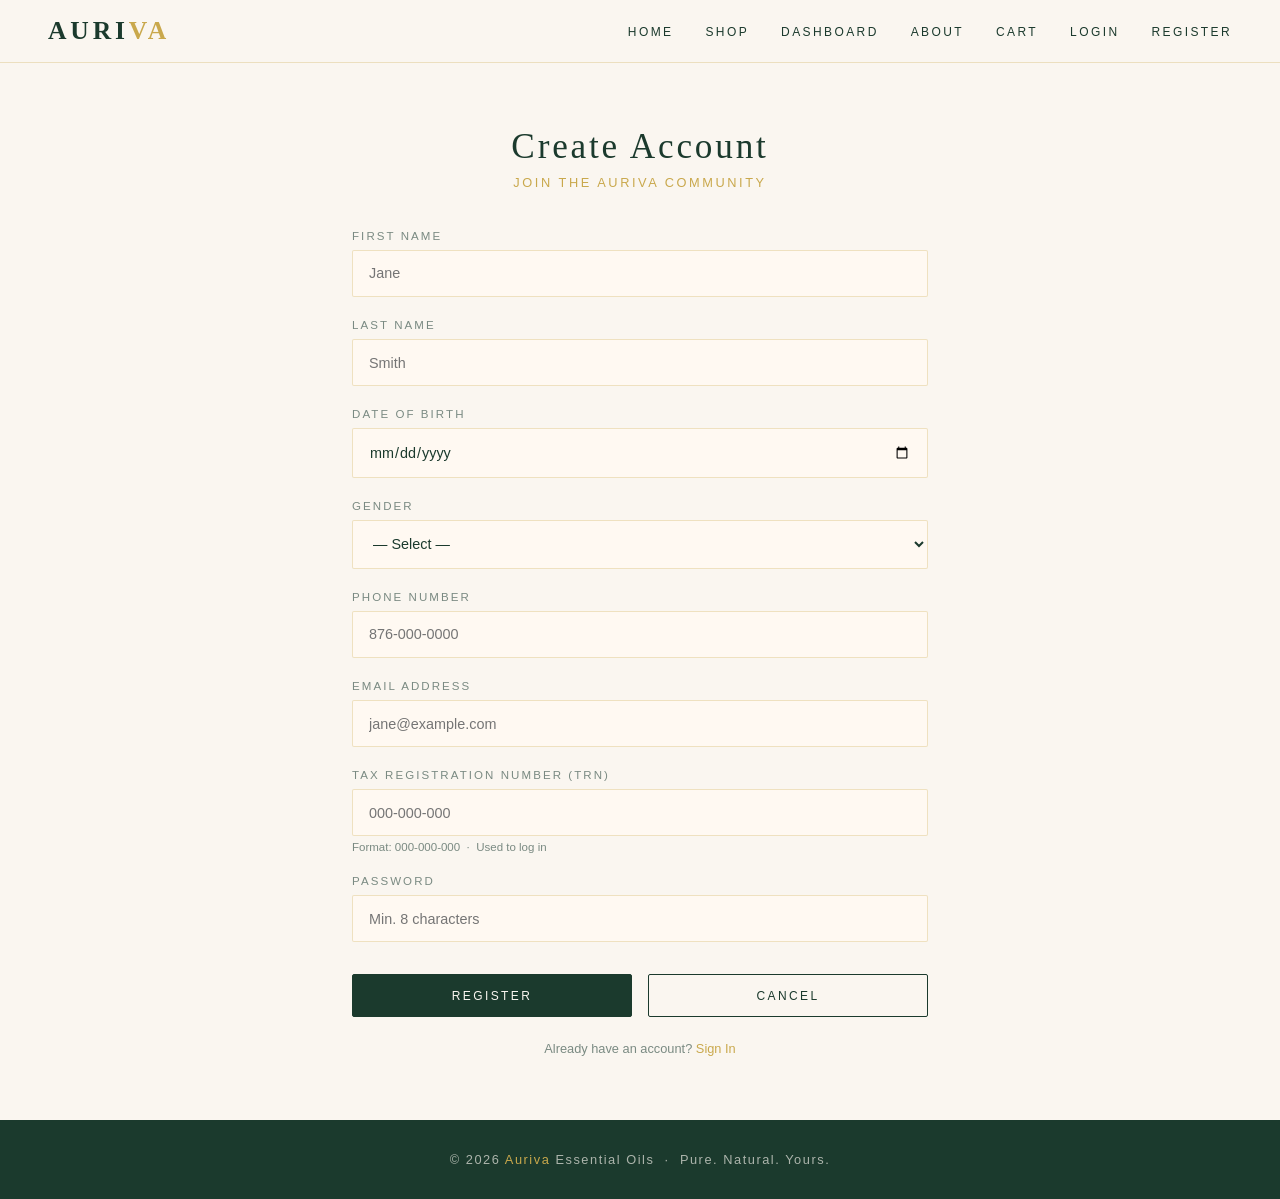
<file: register.html>
<!DOCTYPE html>
<html lang="en">
<head>
  <meta charset="UTF-8">
  <meta name="viewport" content="width=device-width, initial-scale=1.0">
  <title>Register &mdash; Auriva</title>
  <link rel="stylesheet" href="style.css">
  <script src="script.js" defer></script>
</head>
<body>

  <nav>
    <a href="index.html" class="nav-brand">AURI<span>VA</span></a>
    <ul class="nav-links">
      <li><a href="index.html">Home</a></li>
      <li><a href="product.html">Shop</a></li>
      <li><a href="dashboard.html">Dashboard</a></li>
      <li><a href="about.html">About</a></li>
      <li><a href="cart.html">Cart</a></li>
      <li><a href="login.html">Login</a></li>
      <li><a href="register.html">Register</a></li>
    </ul>
  </nav>

  <!-- Q1a: Registration Page — collects all required user fields -->
  <section class="form-section" style="max-width:640px;">
    <h2>Create Account</h2>
    <p class="form-subtitle">Join the Auriva community</p>

    <!-- Q1a.ii: novalidate — JS handles all validation via script.js -->
    <form id="register-form" novalidate>

      <!-- Q1a.i: First Name -->
      <div class="form-group">
        <label for="reg-firstname">First Name</label>
        <input type="text" id="reg-firstname" name="reg-firstname" placeholder="Jane" required>
      </div>

      <!-- Q1a.i: Last Name -->
      <div class="form-group">
        <label for="reg-lastname">Last Name</label>
        <input type="text" id="reg-lastname" name="reg-lastname" placeholder="Smith" required>
      </div>

      <!-- Q1a.i / Q1a.iv: Date of Birth — age 18+ calculated in script.js -->
      <div class="form-group">
        <label for="reg-dob">Date of Birth</label>
        <input type="date" id="reg-dob" name="reg-dob" required>
      </div>

      <!-- Q1a.i: Gender -->
      <div class="form-group">
        <label for="reg-gender">Gender</label>
        <select id="reg-gender" name="reg-gender" required
          style="width:100%;padding:0.9rem 1rem;border:1px solid var(--border);
                 border-radius:2px;background:var(--warm-white);
                 font-family:var(--font-sans);font-size:0.9rem;
                 color:var(--dark-green);outline:none;">
          <option value="">— Select —</option>
          <option value="Female">Female</option>
          <option value="Male">Male</option>
          <option value="Other">Other</option>
        </select>
      </div>

      <!-- Q1a.i: Phone Number -->
      <div class="form-group">
        <label for="reg-phone">Phone Number</label>
        <input type="tel" id="reg-phone" name="reg-phone" placeholder="876-000-0000" required>
      </div>

      <!-- Q1a.i: Email -->
      <div class="form-group">
        <label for="reg-email">Email Address</label>
        <input type="email" id="reg-email" name="reg-email" placeholder="jane@example.com" required>
      </div>

      <!-- Q1a.i / Q1a.v: TRN — must be unique, format 000-000-000 -->
      <div class="form-group">
        <label for="reg-trn">Tax Registration Number (TRN)</label>
        <input type="text" id="reg-trn" name="reg-trn" placeholder="000-000-000" maxlength="11" required>
        <small style="color:var(--text-muted);font-size:0.72rem;margin-top:0.3rem;display:block;">
          Format: 000-000-000 &nbsp;&middot;&nbsp; Used to log in
        </small>
      </div>

      <!-- Q1a.i / Q1a.iii: Password — min 8 characters validated in script.js -->
      <div class="form-group">
        <label for="reg-password">Password</label>
        <input type="password" id="reg-password" name="reg-password" placeholder="Min. 8 characters" required>
      </div>

      <!-- Q1a.vii / Q1a.viii: Register & Cancel buttons -->
      <div class="form-actions">
        <!-- Q1a.vii: Register — stores data to localStorage -->
        <button type="submit" class="btn" id="register-btn">Register</button>
        <!-- Q1a.viii: Cancel — clears all form fields -->
        <button type="button" class="btn btn-outline" onclick="document.getElementById('register-form').reset(); clearErrors();">Cancel</button>
      </div>

      <p style="text-align:center;margin-top:1.5rem;font-size:0.8rem;color:var(--text-muted);">
        Already have an account? <a href="login.html" style="color:var(--gold);text-decoration:none;">Sign In</a>
      </p>

    </form>
  </section>

  <footer>
    <p>&copy; 2026 <span>Auriva</span> Essential Oils &nbsp;&middot;&nbsp; Pure. Natural. Yours.</p>
  </footer>

</body>
</html>
</file>
<file: style.css>
/*    Auriva Essential Oils — External Stylesheet    */

:root {
  --cream:      #FAF6F0;
  --warm-white: #FFF9F2;
  --dark-green: #1B3A2D;
  --mid-green:  #2E5943;
  --gold:       #C9A84C;
  --gold-light: #E2C97E;
  --blush:      #F2DDD5;
  --text-muted: #7A8A82;
  --border:     rgba(201, 168, 76, 0.30);
  --shadow:     0 8px 40px rgba(27, 58, 45, 0.10);
  --font-serif: 'Cormorant Garamond', Georgia, serif;
  --font-sans:  'Jost', Arial, sans-serif;
}

/* ── CSS Q1d: Universal reset — clean, no redundancy ── */
*, *::before, *::after {
  box-sizing: border-box;
  margin: 0;
  padding: 0;
}

html { scroll-behavior: smooth; }

/* ── CSS Q1a: Element selector — body base styles ── */
body {
  font-family: var(--font-sans);
  background-color: var(--cream);
  color: var(--dark-green);
  min-height: 100vh;
  display: flex;
  flex-direction: column;
}

/* ============================================================
   NAVIGATION — CSS Q1b: Flexbox layout, sticky positioning
   ============================================================ */
nav {
  position: sticky;
  top: 0;
  z-index: 100;
  display: flex;                   /* CSS Q1b: Flexbox */
  align-items: center;
  justify-content: space-between;
  padding: 1rem 3rem;
  background: rgba(250, 246, 240, 0.96);
  backdrop-filter: blur(12px);
  border-bottom: 1px solid var(--border);
}

/* ── CSS Q1a: Class selector ── */
.nav-brand {
  font-family: var(--font-serif);
  font-size: 1.6rem;
  font-weight: 600;
  letter-spacing: 0.15em;
  color: var(--dark-green);
  text-decoration: none;
}

/* ── CSS Q1a: Descendant selector — span inside .nav-brand ── */
.nav-brand span { color: var(--gold); }

/* ── CSS Q1a: Class selector ── */
.nav-links {
  display: flex;
  gap: 2rem;
  list-style: none;
}

/* ── CSS Q1a: Descendant selector — anchors inside .nav-links ── */
.nav-links a {
  font-size: 0.75rem;
  font-weight: 500;
  letter-spacing: 0.2em;
  text-transform: uppercase;
  color: var(--dark-green);
  text-decoration: none;
  transition: color 0.25s;
}

/* ── CSS Q1a: Pseudo-class selector ── */
.nav-links a:hover { color: var(--gold); }

/* ============================================================
   PAGE HEADER — inner pages (shop, about, etc.)
   ============================================================ */
.page-header {
  text-align: center;
  padding: 3rem 2rem 2rem;
  border-bottom: 1px solid var(--border);
  background: var(--warm-white);
}

.page-header .logo {
  height: 80px;
  width: 80px;
  border-radius: 50%;
  border: 2px solid var(--gold);
  object-fit: cover;
  margin-bottom: 0.8rem;
}

.page-header h1 {
  font-family: var(--font-serif);
  font-size: 2rem;
  font-weight: 600;
  letter-spacing: 0.15em;
}

/* ── CSS Q1a: Descendant selector — .tagline inside .page-header ── */
.page-header .tagline {
  font-size: 0.75rem;
  letter-spacing: 0.25em;
  color: var(--gold);
  text-transform: uppercase;
  margin-top: 0.25rem;
}

/* ============================================================
   HERO SECTION — index.html
   CSS Q1b: Flexbox centering, full-viewport layout
   ============================================================ */
.hero {
  flex: 1;
  display: flex;                  /* CSS Q1b: Flexbox */
  flex-direction: column;
  align-items: center;
  justify-content: center;
  min-height: 88vh;
  padding: 4rem 2rem;
  position: relative;
  overflow: hidden;
  text-align: center;
  background: linear-gradient(160deg, var(--warm-white) 0%, var(--cream) 60%, #EDE8DF 100%);
}

/* ── CSS Q1a: Pseudo-element selector ── */
.hero::before {
  content: '';
  position: absolute;
  inset: 0;
  background:
    radial-gradient(ellipse 55% 55% at 75% 25%, rgba(201,168,76,0.13) 0%, transparent 65%),
    radial-gradient(ellipse 45% 45% at 15% 85%, rgba(27,58,45,0.08) 0%, transparent 60%);
  pointer-events: none;
}

.hero-eyebrow {
  font-size: 0.7rem;
  font-weight: 500;
  letter-spacing: 0.35em;
  text-transform: uppercase;
  color: var(--gold);
  margin-bottom: 1.5rem;
  animation: fadeUp 0.7s ease both;
}

.hero .brand {
  font-family: var(--font-serif);
  font-size: clamp(5rem, 13vw, 9rem);
  font-weight: 300;
  letter-spacing: 0.12em;
  color: var(--dark-green);
  line-height: 1;
  margin-bottom: 1rem;
  animation: fadeUp 0.7s 0.1s ease both;
}

.hero .tagline {
  font-size: 0.85rem;
  letter-spacing: 0.3em;
  text-transform: uppercase;
  color: var(--gold);
  margin-bottom: 1.5rem;
  animation: fadeUp 0.7s 0.2s ease both;
}

.hero .welcome {
  font-size: 1rem;
  font-weight: 300;
  color: var(--text-muted);
  max-width: 420px;
  line-height: 1.8;
  margin-bottom: 2.5rem;
  animation: fadeUp 0.7s 0.3s ease both;
}

.hero-divider {
  width: 60px;
  height: 1px;
  background: var(--gold);
  margin: 0 auto 2rem;
  animation: fadeUp 0.7s 0.25s ease both;
}

/* ============================================================
   BUTTONS — CSS Q1c: Reusable button classes (no redundancy)
   ============================================================ */
.btn {
  display: inline-block;
  background: var(--dark-green);
  color: var(--cream);
  padding: 0.85rem 2.2rem;
  border: 1.5px solid var(--dark-green);
  border-radius: 2px;
  cursor: pointer;
  text-decoration: none;
  font-family: var(--font-sans);
  font-size: 0.75rem;
  font-weight: 500;
  letter-spacing: 0.2em;
  text-transform: uppercase;
  transition: all 0.3s ease;
  animation: fadeUp 0.7s 0.4s ease both;
}

/* ── CSS Q1a: Pseudo-class selector ── */
.btn:hover {
  background: transparent;
  color: var(--dark-green);
}

/* ── CSS Q1a: Class selector — modifier classes ── */
.btn-outline {
  background: transparent;
  color: var(--dark-green);
  border-color: var(--dark-green);
}

.btn-outline:hover {
  background: var(--dark-green);
  color: var(--cream);
}

.btn-gold {
  background: var(--gold);
  color: var(--cream);
  border-color: var(--gold);
}

.btn-gold:hover {
  background: var(--dark-green);
  border-color: var(--dark-green);
}

/* ============================================================
   SECTION TITLES — CSS Q1c: Consistent across all pages
   ============================================================ */
.section-title {
  text-align: center;
  margin-bottom: 3rem;
}

.section-title h2 {
  font-family: var(--font-serif);
  font-size: 2.5rem;
  font-weight: 400;
  letter-spacing: 0.08em;
  margin-bottom: 0.5rem;
}

.section-title p {
  font-size: 0.8rem;
  letter-spacing: 0.2em;
  text-transform: uppercase;
  color: var(--gold);
}

.section-title .divider {
  width: 40px;
  height: 1px;
  background: var(--gold);
  margin: 1rem auto 0;
}

/* ============================================================
   PRODUCT GRID — CSS Q1b: CSS Grid layout
   ============================================================ */
.products-section {
  padding: 5rem 3rem;
  max-width: 1300px;
  margin: 0 auto;
  width: 100%;
}

/* ── CSS Q1b: CSS Grid ── */
.product-grid {
  display: grid;
  grid-template-columns: repeat(auto-fill, minmax(260px, 1fr));
  gap: 2rem;
}

.product-card {
  background: var(--warm-white);
  border: 1px solid var(--border);
  border-radius: 4px;
  overflow: hidden;
  transition: transform 0.3s ease, box-shadow 0.3s ease;
}

/* ── CSS Q1a: Pseudo-class selector ── */
.product-card:hover {
  transform: translateY(-6px);
  box-shadow: var(--shadow);
}

.product-card .card-img {
  width: 100%;
  height: 280px;
  object-fit: cover;
  display: block;
  transition: transform 0.5s ease;
}

/* ── CSS Q1a: Descendant + pseudo-class selectors ── */
.product-card:hover .card-img { transform: scale(1.04); }

.card-body {
  padding: 1.4rem 1.5rem;
  text-align: center;
}

.card-body h3 {
  font-family: var(--font-serif);
  font-size: 1.3rem;
  font-weight: 400;
  letter-spacing: 0.05em;
  margin-bottom: 0.3rem;
}

.card-body .price {
  font-size: 0.85rem;
  color: var(--gold);
  letter-spacing: 0.1em;
  margin-bottom: 1rem;
  font-weight: 500;
}

.card-body .btn { animation: none; font-size: 0.7rem; padding: 0.65rem 1.5rem; }

/* ============================================================
   BUNDLE SECTION — dark green background strip
   ============================================================ */
.bundle-section {
  background: var(--dark-green);
  padding: 5rem 3rem;
  text-align: center;
}

.bundle-section .section-title h2 { color: var(--cream); }
.bundle-section .section-title p  { color: var(--gold-light); }
.bundle-section .section-title .divider { background: var(--gold-light); }

/* ── CSS Q1b: CSS Grid ── */
.bundle-grid {
  display: grid;
  grid-template-columns: repeat(auto-fill, minmax(280px, 1fr));
  gap: 2rem;
  max-width: 960px;
  margin: 0 auto;
}

.bundle-card {
  background: rgba(255, 255, 255, 0.06);
  border: 1px solid rgba(201, 168, 76, 0.25);
  border-radius: 4px;
  overflow: hidden;
  transition: transform 0.3s, box-shadow 0.3s;
}

.bundle-card:hover {
  transform: translateY(-5px);
  box-shadow: 0 12px 40px rgba(0, 0, 0, 0.3);
}

.bundle-card img {
  width: 100%;
  height: 260px;
  object-fit: cover;
}

.bundle-card .bundle-body { padding: 1.4rem; }

.bundle-card h3 {
  font-family: var(--font-serif);
  font-size: 1.2rem;
  color: var(--cream);
  font-weight: 400;
  margin-bottom: 0.3rem;
}

.bundle-card .bundle-price {
  color: var(--gold-light);
  font-size: 0.82rem;
  margin-bottom: 1rem;
  line-height: 1.6;
}

.bundle-badge {
  display: inline-block;
  background: var(--gold);
  color: var(--dark-green);
  font-size: 0.65rem;
  font-weight: 600;
  letter-spacing: 0.15em;
  text-transform: uppercase;
  padding: 0.25rem 0.7rem;
  border-radius: 2px;
  margin-bottom: 0.8rem;
}

/* ============================================================
   CART PAGE — CSS Q1b: Flexbox layout for items
   ============================================================ */
.cart-section {
  padding: 4rem 3rem;
  max-width: 900px;
  margin: 0 auto;
  width: 100%;
}

.cart-section h2 {
  font-family: var(--font-serif);
  font-size: 2.2rem;
  font-weight: 400;
  letter-spacing: 0.08em;
  margin-bottom: 2rem;
  text-align: center;
}

/* ── CSS Q1b: Flexbox column layout ── */
#cart-items {
  display: flex;
  flex-direction: column;
  gap: 1rem;
  margin-bottom: 2rem;
}

.cart-item {
  display: flex;              /* CSS Q1b: Flexbox row */
  align-items: center;
  gap: 1.5rem;
  background: var(--warm-white);
  border: 1px solid var(--border);
  border-radius: 4px;
  padding: 1rem 1.5rem;
}

.cart-item img  { border-radius: 4px; object-fit: cover; }

.cart-item h4 {
  font-family: var(--font-serif);
  font-size: 1.1rem;
  font-weight: 400;
}

.cart-item p { color: var(--gold); font-size: 0.85rem; }

.qty-controls {
  margin-left: auto;
  display: flex;
  align-items: center;
  gap: 0.8rem;
}

.qty-controls button {
  background: var(--dark-green);
  color: var(--cream);
  border: none;
  width: 28px;
  height: 28px;
  border-radius: 2px;
  cursor: pointer;
  font-size: 1rem;
  display: flex;
  align-items: center;
  justify-content: center;
  transition: background 0.2s;
}

.qty-controls button:hover { background: var(--gold); }
.qty-controls span { font-size: 0.9rem; font-weight: 500; min-width: 20px; text-align: center; }

.cart-summary {
  background: var(--warm-white);
  border: 1px solid var(--border);
  border-radius: 4px;
  padding: 2rem;
}

.cart-summary h3 {
  font-family: var(--font-serif);
  font-size: 1.4rem;
  font-weight: 400;
  letter-spacing: 0.08em;
  margin-bottom: 1rem;
  padding-bottom: 0.8rem;
  border-bottom: 1px solid var(--border);
}

.cart-summary p {
  font-size: 0.9rem;
  color: var(--text-muted);
  margin-bottom: 0.5rem;
}

/* ── CSS Q1a: ID selector ── */
#cart-total {
  font-size: 1rem;
  font-weight: 600;
  color: var(--dark-green);
  margin-top: 0.5rem;
  padding-top: 0.5rem;
  border-top: 1px solid var(--border);
}

.cart-actions {
  display: flex;
  gap: 1rem;
  margin-top: 1.5rem;
  flex-wrap: wrap;
}

.cart-actions .btn { animation: none; }

/* ── CSS Q1a: ID selectors for summary fields ── */
#cart-subtotal, #cart-tax { color: var(--text-muted); }

/* ============================================================
   INVOICE TABLE
   ============================================================ */
    .invoice-section {
      padding: 4rem 2rem;
      max-width: 760px;
      margin: 0 auto;
      width: 100%;
    }

    .invoice-section h2 {
      font-family: var(--font-serif);
      font-size: 2.2rem;
      font-weight: 400;
      letter-spacing: 0.08em;
      text-align: center;
      margin-bottom: 0.5rem;
    }

    /* Invoice card wrapper */
    .invoice-card {
      background: var(--warm-white);
      border: 1px solid var(--border);
      border-radius: 4px;
      padding: 2.5rem 3rem;
      margin-top: 2rem;
      box-shadow: var(--shadow);
    }

    /* Company header block */
    .invoice-header {
      display: flex;
      justify-content: space-between;
      align-items: flex-start;
      padding-bottom: 1.5rem;
      border-bottom: 2px solid var(--gold);
      margin-bottom: 1.8rem;
      flex-wrap: wrap;
      gap: 1rem;
    }

    .invoice-company h3 {
      font-family: var(--font-serif);
      font-size: 1.8rem;
      font-weight: 600;
      letter-spacing: 0.12em;
      color: var(--dark-green);
    }

    .invoice-company h3 span { color: var(--gold); }

    .invoice-company p {
      font-size: 0.75rem;
      letter-spacing: 0.18em;
      text-transform: uppercase;
      color: var(--gold);
      margin-top: 0.2rem;
    }

    .invoice-meta {
      text-align: right;
    }

    .invoice-meta p {
      font-size: 0.82rem;
      color: var(--text-muted);
      margin-bottom: 0.3rem;
      letter-spacing: 0.05em;
    }

    .invoice-meta strong { color: var(--dark-green); }

    .invoice-num {
      font-family: var(--font-serif);
      font-size: 1rem;
      font-weight: 600;
      color: var(--dark-green);
      letter-spacing: 0.08em;
    }

    /* Shipping + TRN info block */
    .invoice-info {
      display: grid;
      grid-template-columns: 1fr 1fr;
      gap: 1.5rem;
      margin-bottom: 2rem;
    }

    .invoice-info-block h4 {
      font-size: 0.68rem;
      font-weight: 600;
      letter-spacing: 0.22em;
      text-transform: uppercase;
      color: var(--gold);
      margin-bottom: 0.6rem;
      padding-bottom: 0.4rem;
      border-bottom: 1px solid var(--border);
    }

    .invoice-info-block p {
      font-size: 0.88rem;
      color: var(--dark-green);
      margin-bottom: 0.25rem;
      line-height: 1.6;
    }

    .invoice-info-block p span {
      color: var(--text-muted);
      font-size: 0.78rem;
    }

    /* Items table */
    .invoice-table {
      width: 100%;
      border-collapse: collapse;
      margin-bottom: 1.5rem;
      font-size: 0.88rem;
    }

    .invoice-table th {
      background: var(--dark-green);
      color: var(--cream);
      font-size: 0.68rem;
      font-weight: 500;
      letter-spacing: 0.18em;
      text-transform: uppercase;
      padding: 0.75rem 1rem;
      text-align: left;
    }

    .invoice-table td {
      border-bottom: 1px solid var(--border);
      padding: 0.85rem 1rem;
      color: var(--dark-green);
      vertical-align: middle;
    }

    .invoice-table tr:last-child td { border-bottom: none; }

    .invoice-table .discount-tag {
      display: inline-block;
      background: var(--gold);
      color: var(--dark-green);
      font-size: 0.6rem;
      font-weight: 600;
      letter-spacing: 0.1em;
      text-transform: uppercase;
      padding: 0.15rem 0.5rem;
      border-radius: 2px;
      margin-left: 0.4rem;
      vertical-align: middle;
    }

    /* Totals block */
    .invoice-totals {
      margin-left: auto;
      width: 280px;
      border: 1px solid var(--border);
      border-radius: 4px;
      overflow: hidden;
      margin-bottom: 2rem;
    }

    .invoice-totals table {
      width: 100%;
      border-collapse: collapse;
      font-size: 0.88rem;
    }

    .invoice-totals td {
      padding: 0.65rem 1rem;
      color: var(--text-muted);
      border-bottom: 1px solid var(--border);
    }

    .invoice-totals td:last-child { text-align: right; color: var(--dark-green); }

    .invoice-totals .total-row td {
      background: var(--dark-green);
      color: var(--cream);
      font-weight: 600;
      font-size: 0.95rem;
      border-bottom: none;
    }

    .invoice-totals .total-row td:last-child { color: var(--gold-light); }

    /* Email sent notice */
    .invoice-email-notice {
      display: flex;
      align-items: center;
      gap: 0.8rem;
      background: rgba(201, 168, 76, 0.12);
      border: 1px solid var(--gold);
      border-radius: 4px;
      padding: 0.9rem 1.2rem;
      margin-bottom: 2rem;
      font-size: 0.82rem;
      color: var(--dark-green);
      letter-spacing: 0.04em;
    }

    .invoice-email-notice .notice-icon {
      font-size: 1.1rem;
      flex-shrink: 0;
    }

    /* Empty state */
    .invoice-empty {
      text-align: center;
      padding: 4rem 2rem;
      color: var(--text-muted);
    }

    .invoice-empty p {
      font-family: var(--font-serif);
      font-size: 1.4rem;
      margin-bottom: 1.5rem;
    }

    /* Print button area */
    .invoice-actions {
      display: flex;
      gap: 1rem;
      flex-wrap: wrap;
    }

    .invoice-actions .btn { animation: none; flex: 1; text-align: center; }

    @media print {
      nav, footer, .invoice-actions, .invoice-email-notice { display: none !important; }
      .invoice-card { box-shadow: none; border: none; padding: 0; }
      .invoice-section { padding: 0; max-width: 100%; }
    }

    @media (max-width: 768px) {
      .invoice-card     { padding: 1.5rem 1.2rem; }
      .invoice-header   { flex-direction: column; }
      .invoice-meta     { text-align: left; }
      .invoice-info     { grid-template-columns: 1fr; }
      .invoice-totals   { width: 100%; }
      .invoice-actions  { flex-direction: column; }
    }
/* ============================================================
   FORMS — checkout, login, register
   CSS Q1b: Flexbox column form layout
   ============================================================ */
.form-section {
  padding: 4rem 2rem;
  max-width: 560px;
  margin: 0 auto;
  width: 100%;
}

.form-section h2 {
  font-family: var(--font-serif);
  font-size: 2.2rem;
  font-weight: 400;
  letter-spacing: 0.08em;
  text-align: center;
  margin-bottom: 0.5rem;
}

.form-subtitle {
  text-align: center;
  font-size: 0.8rem;
  letter-spacing: 0.2em;
  text-transform: uppercase;
  color: var(--gold);
  margin-bottom: 2.5rem;
}

.form-group { margin-bottom: 1.4rem; }

.form-group label {
  display: block;
  font-size: 0.72rem;
  font-weight: 500;
  letter-spacing: 0.18em;
  text-transform: uppercase;
  color: var(--text-muted);
  margin-bottom: 0.5rem;
}

/* ── CSS Q1a: Element selector — input fields ── */
input {
  width: 100%;
  padding: 0.9rem 1rem;
  border: 1px solid var(--border);
  border-radius: 2px;
  background: var(--warm-white);
  font-family: var(--font-sans);
  font-size: 0.9rem;
  color: var(--dark-green);
  transition: border-color 0.25s;
  outline: none;
}

/* ── CSS Q1a: Pseudo-class selector ── */
input:focus { border-color: var(--gold); }

/* ── CSS Q1a: Class selector — error messages from JS validation ── */
.error-msg {
  color: #c0392b;
  font-size: 0.75rem;
  margin-top: 0.35rem;
  display: block;
}

.form-actions {
  display: flex;
  gap: 1rem;
  margin-top: 2rem;
  flex-wrap: wrap;
}

.form-actions .btn { animation: none; flex: 1; text-align: center; }

/* ============================================================
   ABOUT PAGE
   ============================================================ */
.about-section {
  padding: 4rem 2rem;
  max-width: 760px;
  margin: 0 auto;
  width: 100%;
}

.about-section h2 {
  font-family: var(--font-serif);
  font-size: 2.2rem;
  font-weight: 400;
  letter-spacing: 0.08em;
  text-align: center;
  margin-bottom: 2rem;
}

.about-card {
  background: var(--warm-white);
  border: 1px solid var(--border);
  border-radius: 4px;
  padding: 2rem 2.5rem;
  margin-bottom: 1.5rem;
}

.about-card h3 {
  font-family: var(--font-serif);
  font-size: 1.15rem;
  font-weight: 600;
  color: var(--gold);
  letter-spacing: 0.08em;
  margin-bottom: 1rem;
  padding-bottom: 0.5rem;
  border-bottom: 1px solid var(--border);
}

.about-card p {
  font-size: 0.9rem;
  line-height: 1.85;
  color: var(--text-muted);
  margin-bottom: 0.4rem;
}

/* ── CSS Q1a: Descendant selector ── */
.about-card p strong { color: var(--dark-green); font-weight: 500; }

.about-card a { color: var(--gold); text-decoration: none; }
.about-card a:hover { text-decoration: underline; }

/* ============================================================
   DASHBOARD PAGE
   ============================================================ */

  .dashboard-wrap {
      max-width: 960px;
      margin: 0 auto;
      padding: 3rem 2rem;
      display: flex;
      flex-direction: column;
      gap: 2rem;
    }

    /* Stat cards */
    .dash-cards {
      display: grid;
      grid-template-columns: repeat(3, 1fr);
      gap: 1rem;
    }

    .dash-card {
      background: var(--dark-green);
      color: var(--cream);
      border-radius: 4px;
      padding: 1.4rem 1.6rem;
      text-align: center;
    }

    .dash-label {
      font-size: 0.72rem;
      letter-spacing: 0.18em;
      text-transform: uppercase;
      color: var(--gold-light);
      margin-bottom: 0.5rem;
    }

    .dash-value {
      font-family: var(--font-serif);
      font-size: 2rem;
      font-weight: 400;
      color: var(--cream);
    }

    /* Panels */
    .dash-panel {
      background: var(--warm-white);
      border: 1px solid var(--border);
      border-radius: 4px;
      padding: 1.8rem 2rem;
    }

    .panel-title {
      font-family: var(--font-serif);
      font-size: 1.3rem;
      font-weight: 400;
      letter-spacing: 0.06em;
      margin-bottom: 0.3rem;
      color: var(--dark-green);
    }

    .panel-sub {
      font-size: 0.78rem;
      color: var(--text-muted);
      margin-bottom: 1.2rem;
    }

    /* Bar chart */
    .bar-row {
      display: flex;
      align-items: center;
      gap: 0.9rem;
      margin-bottom: 0.75rem;
    }

    .bar-label {
      min-width: 68px;
      font-size: 0.8rem;
      color: var(--text-muted);
    }

    .bar-track {
      flex: 1;
      height: 22px;
      background: var(--cream);
      border-radius: 2px;
      overflow: hidden;
      border: 1px solid var(--border);
    }

    .bar-green { height: 100%; background: var(--dark-green); }
    .bar-gold  { height: 100%; background: var(--gold);       }
    .bar-muted { height: 100%; background: var(--text-muted); }

    .bar-count {
      min-width: 24px;
      font-size: 0.8rem;
      font-weight: 500;
      color: var(--dark-green);
      text-align: right;
    }

    /* Search row */
    .dash-search-row {
      display: flex;
      gap: 0.8rem;
      flex-wrap: wrap;
      align-items: center;
      margin-bottom: 1.2rem;
    }

    .dash-input {
      flex: 1;
      min-width: 180px;
      padding: 0.7rem 1rem;
      border: 1px solid var(--border);
      border-radius: 2px;
      background: var(--cream);
      font-family: var(--font-sans);
      font-size: 0.85rem;
      color: var(--dark-green);
      outline: none;
      transition: border-color 0.25s;
      width: auto;
    }

    .dash-input:focus { border-color: var(--gold); }

    /* Invoice table */
    .inv-table {
      width: 100%;
      border-collapse: collapse;
      font-size: 0.82rem;
    }

    .inv-table th {
      text-align: left;
      font-size: 0.7rem;
      letter-spacing: 0.15em;
      text-transform: uppercase;
      color: var(--text-muted);
      padding: 0.5rem 0.8rem;
      border-bottom: 1px solid var(--border);
    }

    .inv-table td {
      padding: 0.65rem 0.8rem;
      border-bottom: 1px solid var(--border);
      color: var(--dark-green);
    }

    .inv-table tr:last-child td { border-bottom: none; }

    .inv-badge {
      display: inline-block;
      background: var(--gold);
      color: var(--dark-green);
      font-size: 0.65rem;
      font-weight: 600;
      letter-spacing: 0.1em;
      text-transform: uppercase;
      padding: 0.2rem 0.6rem;
      border-radius: 2px;
    }

    .no-data {
      color: var(--text-muted);
      font-size: 0.85rem;
      padding: 0.5rem 0;
    }

    .nav-links a.active { color: var(--gold); }

    @media (max-width: 600px) {
      .dash-cards { grid-template-columns: 1fr; }
      .dash-search-row { flex-direction: column; align-items: stretch; }
      .inv-table th:nth-child(3), .inv-table td:nth-child(3) { display: none; }
    }


/* ============================================================
   EMPTY CART STATE
   ============================================================ */
.empty-cart {
  text-align: center;
  padding: 4rem 2rem;
  color: var(--text-muted);
}

.empty-cart p {
  font-family: var(--font-serif);
  font-size: 1.4rem;
  margin-bottom: 1.5rem;
}

/* ============================================================
   FOOTER — CSS Q1a: Element selector
   ============================================================ */
footer {
  background: var(--dark-green);
  color: rgba(250, 246, 240, 0.65);
  text-align: center;
  padding: 2rem;
  font-size: 0.8rem;
  letter-spacing: 0.12em;
  margin-top: auto;
}

footer span { color: var(--gold); }

/* ============================================================
   ANIMATIONS — CSS Q1d: Reusable keyframe animation
   ============================================================ */
@keyframes fadeUp {
  from { opacity: 0; transform: translateY(22px); }
  to   { opacity: 1; transform: translateY(0); }
}

/* ============================================================
   RESPONSIVE — CSS Q1b: Mobile layout (min 600px rule)
   ============================================================ */
@media (max-width: 768px) {
  nav { padding: 1rem 1.5rem; }
  nav .nav-links { gap: 1rem; }
  nav .nav-links a { font-size: 0.65rem; letter-spacing: 0.12em; }

  .products-section { padding: 3rem 1.2rem; }
  .bundle-section   { padding: 3rem 1.2rem; }
  .cart-section     { padding: 3rem 1.2rem; }
  .form-section     { padding: 3rem 1.2rem; }
  .about-section    { padding: 3rem 1.2rem; }

  .hero .brand { font-size: clamp(4rem, 18vw, 7rem); }

  .cart-item  { flex-wrap: wrap; }
  .qty-controls { margin-left: 0; }
  .cart-actions { flex-direction: column; }
  .form-actions { flex-direction: column; }

  .product-grid { grid-template-columns: repeat(auto-fill, minmax(200px, 1fr)); }
  .bundle-grid  { grid-template-columns: 1fr; }
}
</file>
